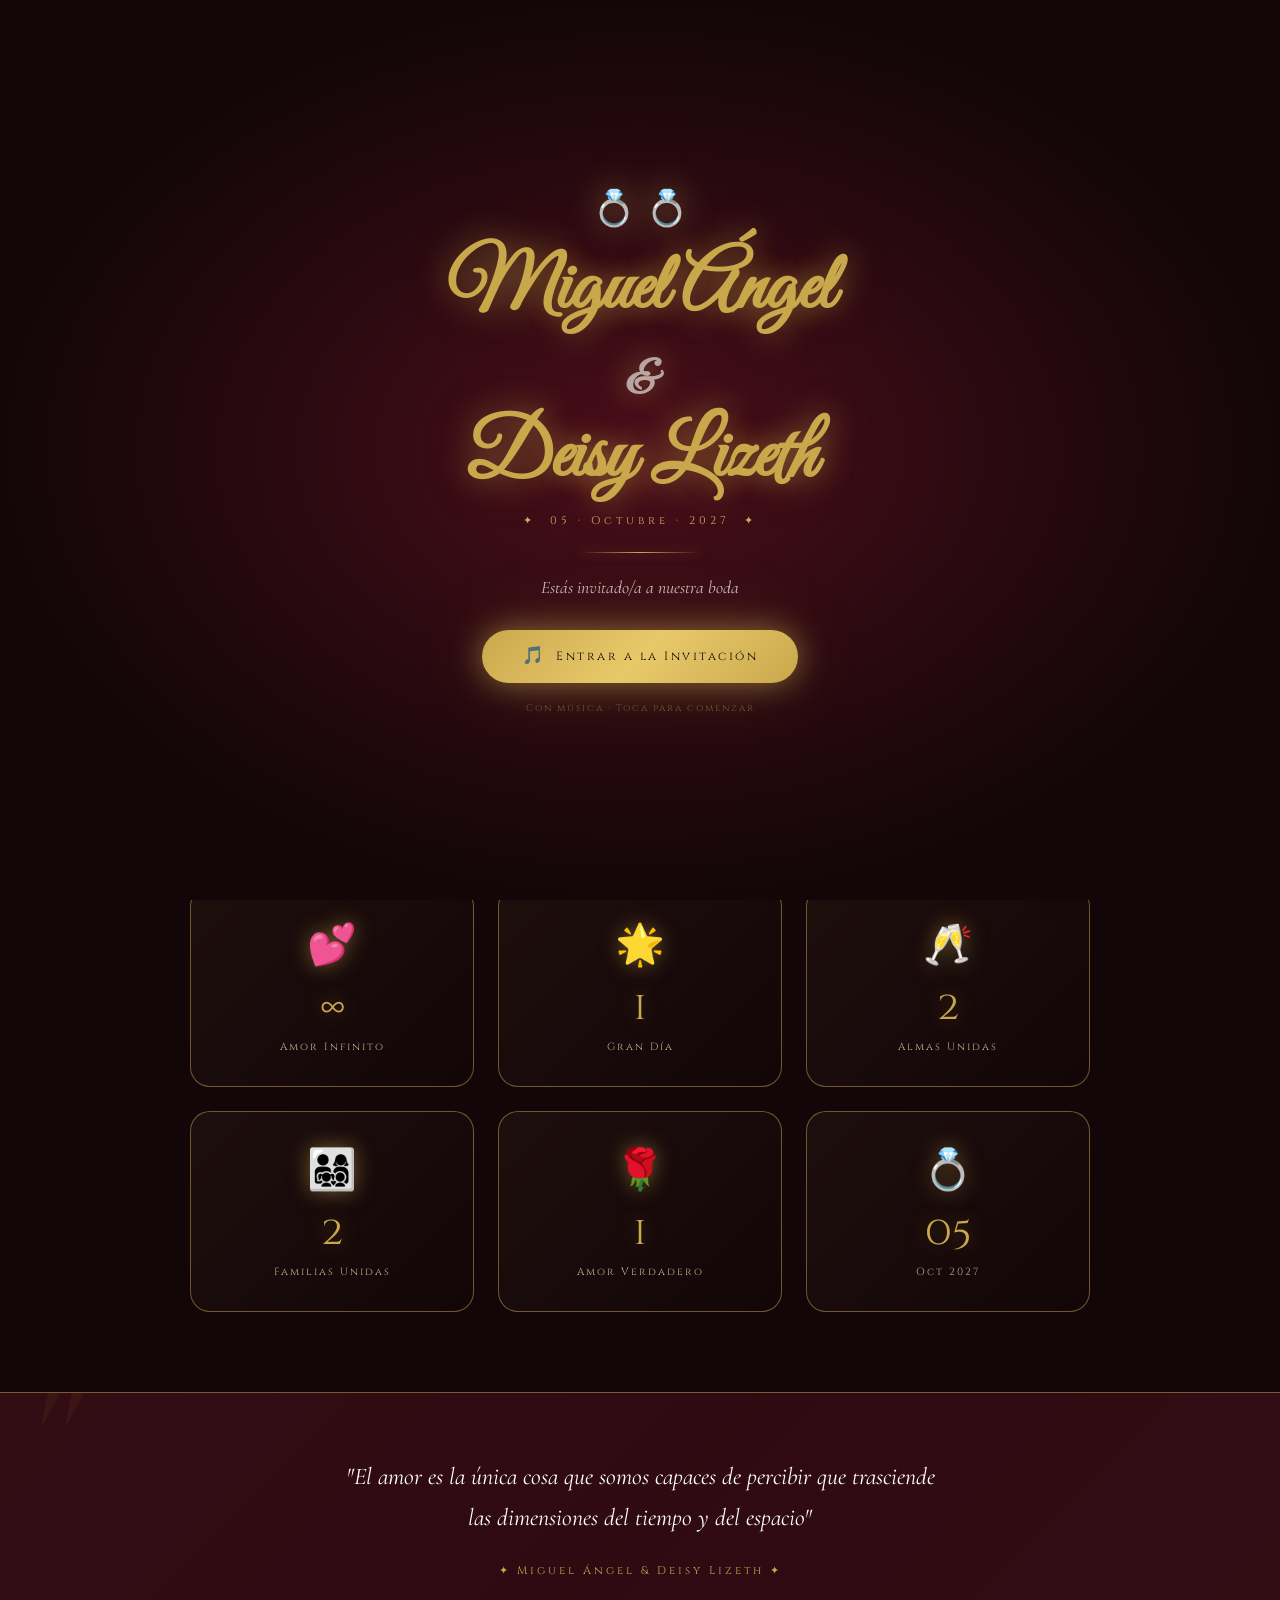
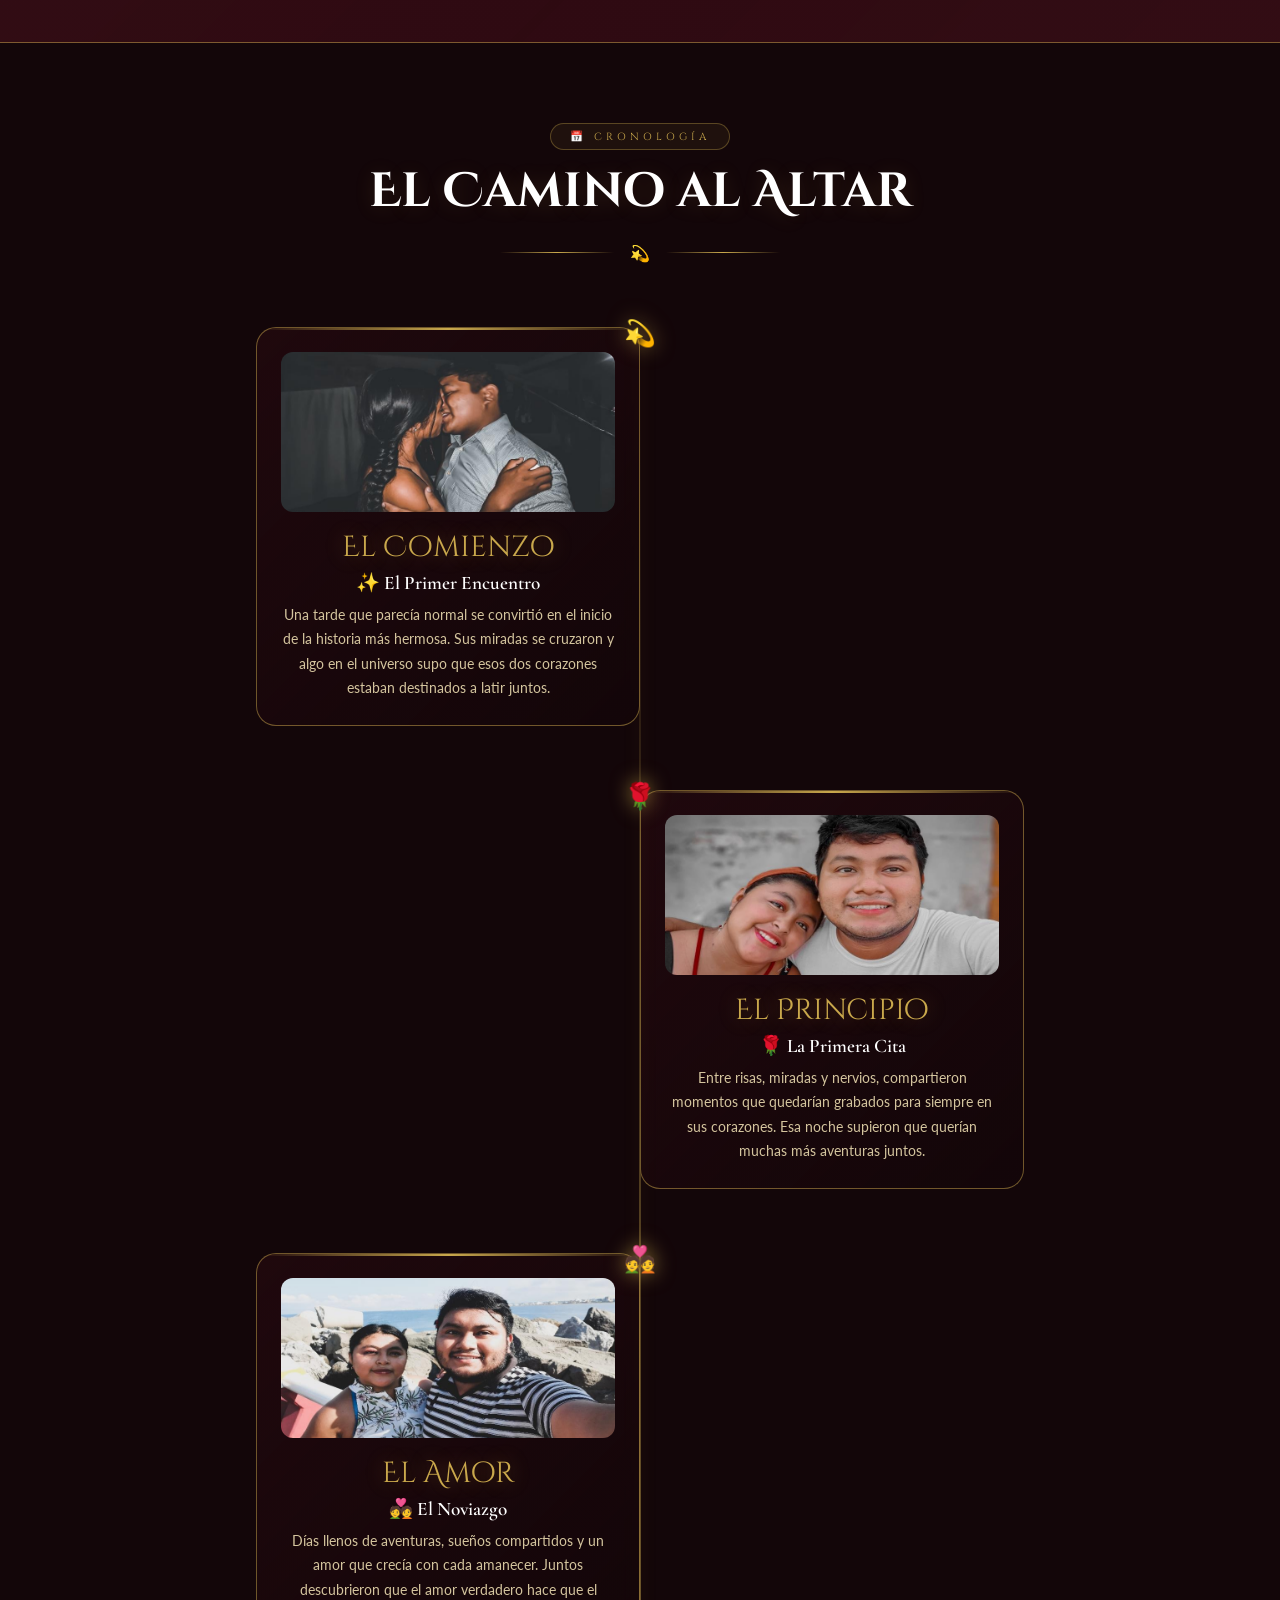
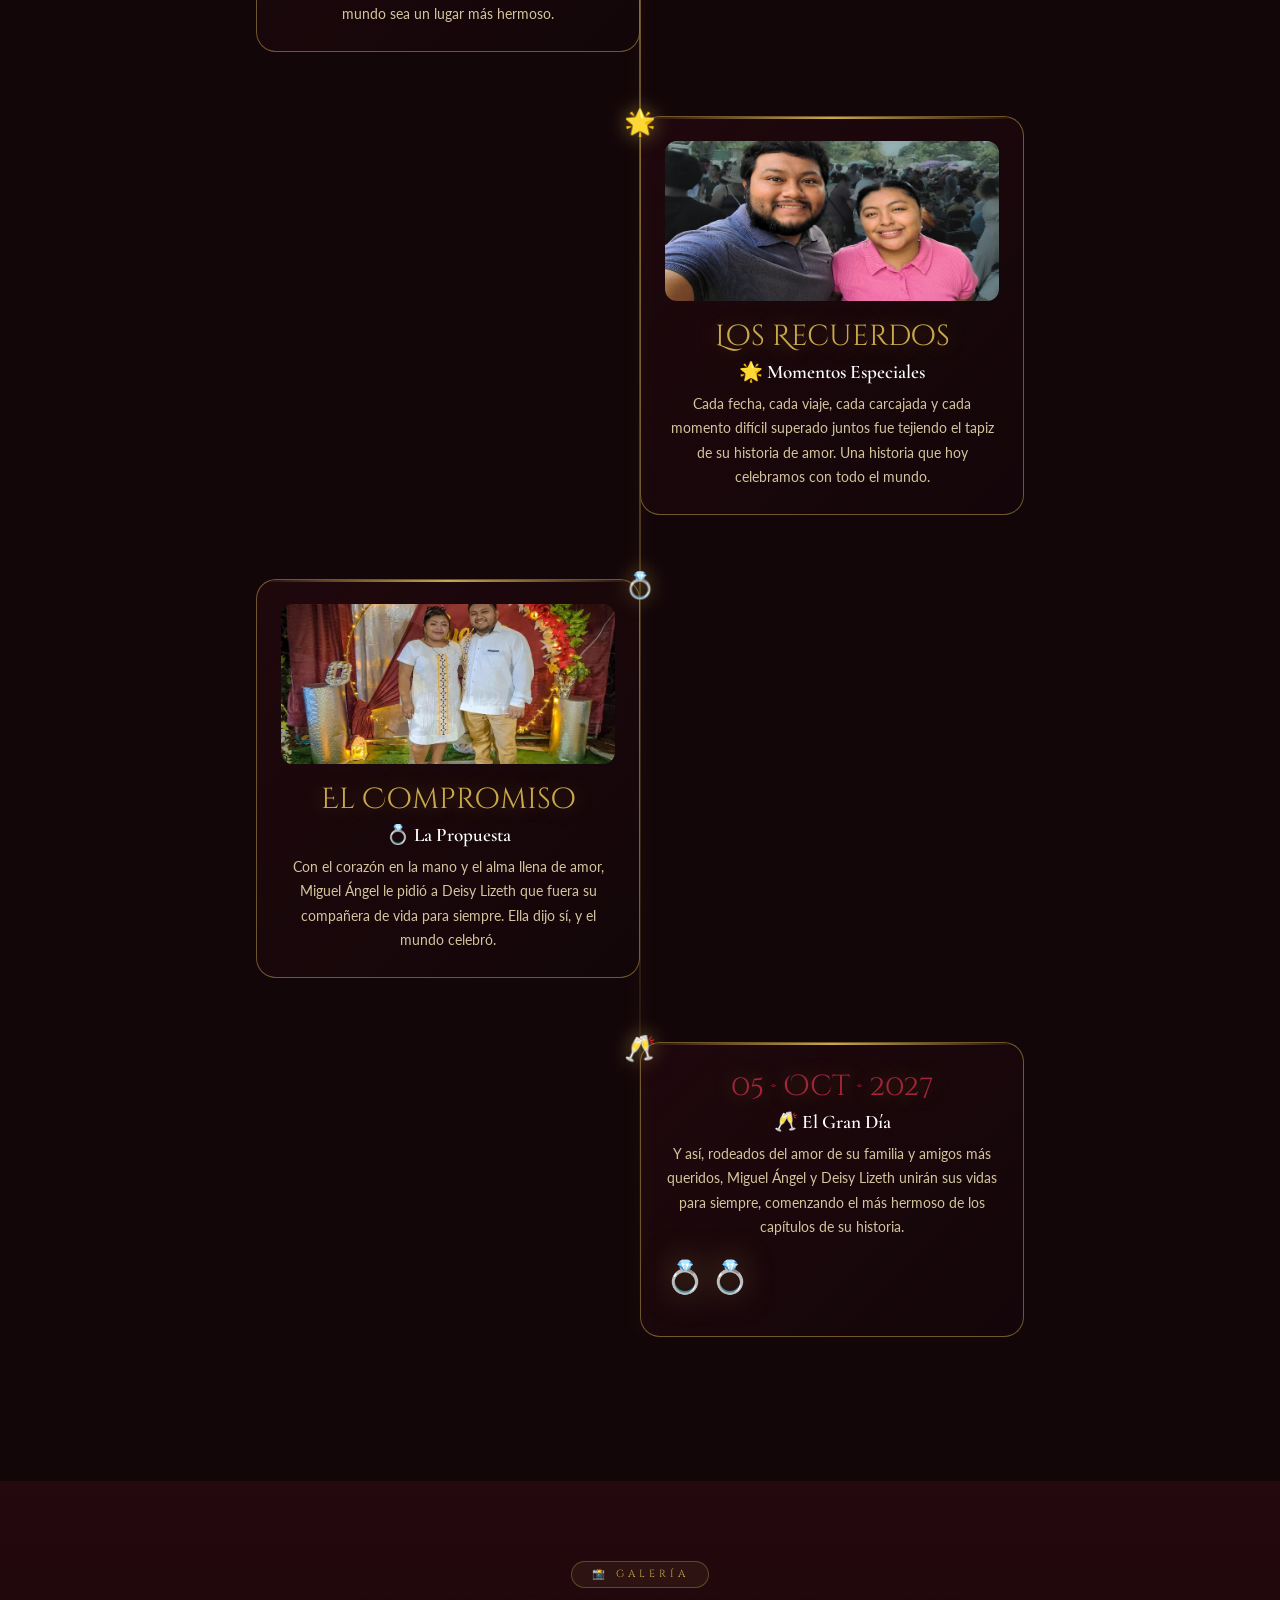
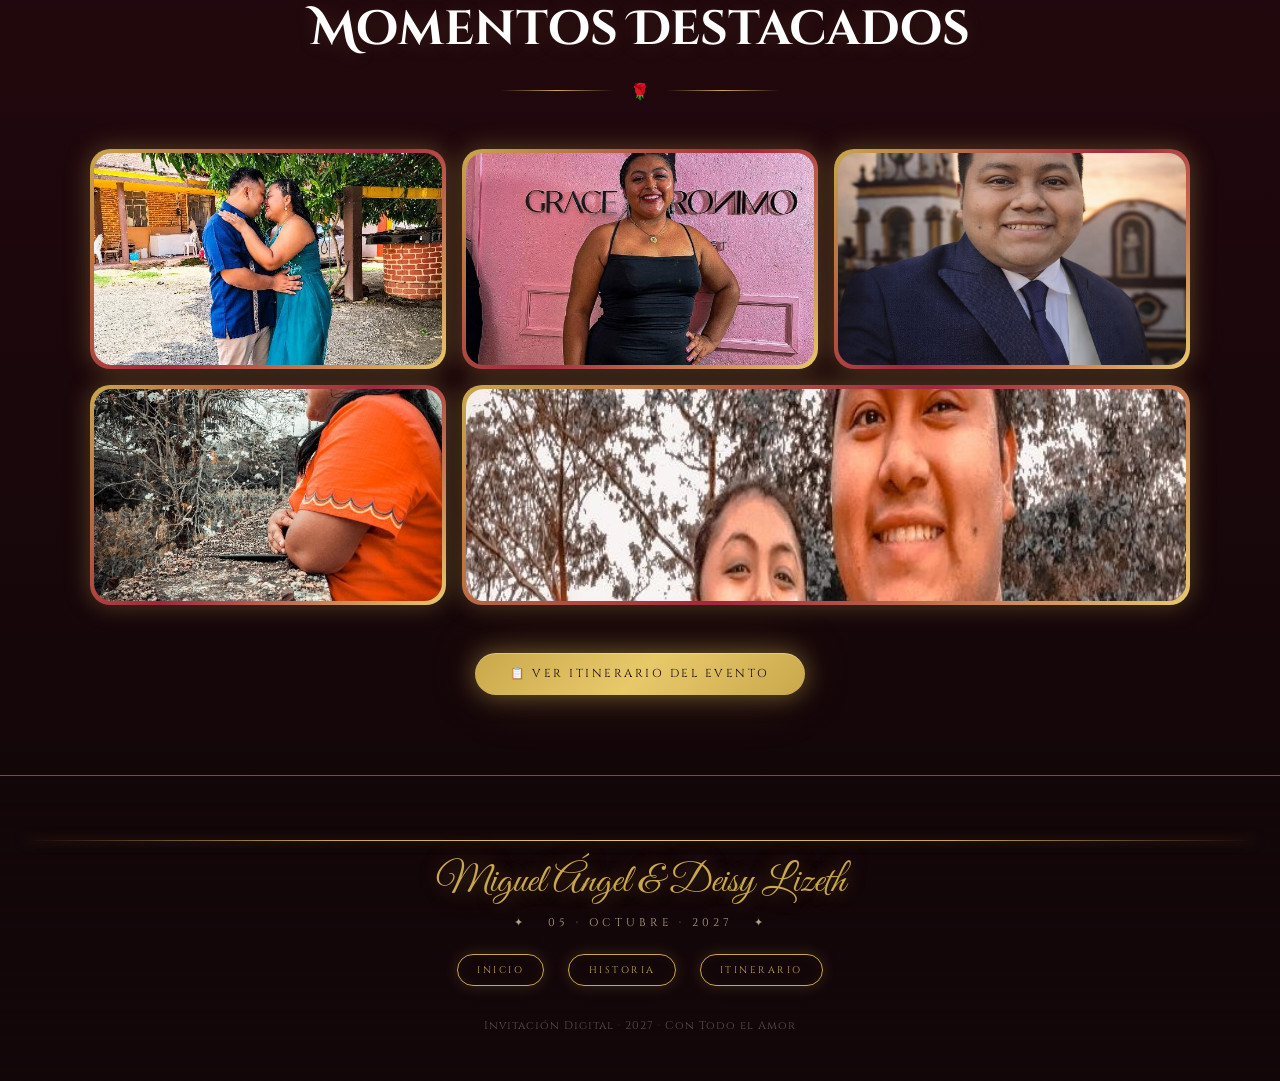
<file: biography.html>
<!DOCTYPE html>
<html lang="es">
<head>
  <meta charset="UTF-8" />
  <meta name="viewport" content="width=device-width, initial-scale=1.0" />
  <title>Nuestra Historia · Miguel Ángel &amp; Deisy Lizeth</title>

  <link rel="preconnect" href="https://fonts.googleapis.com" />
  <link rel="preconnect" href="https://fonts.gstatic.com" crossorigin />

  <link rel="stylesheet" href="css/styles.css" />
  <link rel="stylesheet" href="css/animations.css" />

  <style>
    /* ── Page hero ── */
    .bio-hero {
      min-height: 65vh;
      display: flex;
      align-items: center;
      justify-content: center;
      position: relative;
      overflow: hidden;
    }

    .bio-hero-bg {
      position: absolute;
      inset: 0;
      background: url('assets/fondo-secundario.jpg') center/cover no-repeat;
      filter: brightness(0.45);
      transform: scale(1.05);
      z-index: 0;
    }

    .bio-hero-content {
      position: relative;
      z-index: 2;
      text-align: center;
      padding: 2rem 1.5rem;
    }

    /* ── Timeline ── */
    .timeline {
      position: relative;
      max-width: 800px;
      margin: 4rem auto 0;
      padding: 0 1rem;
    }

    .timeline::before {
      content: '';
      position: absolute;
      left: 50%;
      top: 0; bottom: 0;
      width: 1px;
      background: linear-gradient(180deg, transparent, var(--gold), transparent);
      transform: translateX(-50%);
      box-shadow: 0 0 15px rgba(201,168,76,0.4);
    }

    .timeline-item {
      display: flex;
      align-items: flex-start;
      gap: 2rem;
      margin-bottom: 4rem;
      position: relative;
    }

    .timeline-item:nth-child(odd) {
      flex-direction: row;
      padding-right: 50%;
    }

    .timeline-item:nth-child(even) {
      flex-direction: row-reverse;
      padding-left: 50%;
    }

    .timeline-dot {
      position: absolute;
      left: 50%;
      transform: translateX(-50%);
      width: 18px; height: 18px;
      border-radius: 50%;
      background: var(--gold);
      border: 3px solid var(--dark);
      box-shadow: 0 0 20px rgba(201,168,76,0.6), 0 0 40px rgba(201,168,76,0.2);
      z-index: 10;
      flex-shrink: 0;
    }

    .timeline-dot-icon {
      position: absolute;
      left: 50%;
      transform: translateX(-50%);
      font-size: 1.6rem;
      filter: drop-shadow(0 0 10px rgba(201,168,76,0.7));
      z-index: 10;
      top: -0.6rem;
    }

    .timeline-content {
      flex: 1;
    }

    .timeline-card {
      background: linear-gradient(135deg, rgba(123,28,46,0.12), rgba(19,6,9,0.9));
      border: var(--border-gold);
      border-radius: var(--radius-lg);
      padding: 1.5rem;
      position: relative;
      overflow: hidden;
      transition: all var(--transition);
    }

    .timeline-card::before {
      content: '';
      position: absolute;
      top: 0; left: 0; right: 0;
      height: 2px;
      background: linear-gradient(90deg, transparent, var(--gold), transparent);
    }

    .timeline-card:hover {
      transform: translateY(-4px);
      border-color: var(--gold);
      box-shadow: var(--shadow-gold);
    }

    .timeline-year {
      font-family: var(--font-display);
      font-size: 1.8rem;
      color: var(--gold);
      text-shadow: var(--shadow-gold);
      margin-bottom: 0.25rem;
    }

    .timeline-title {
      font-family: var(--font-heading);
      font-size: 1.2rem;
      color: var(--white);
      margin-bottom: 0.5rem;
      font-weight: 600;
    }

    .timeline-text {
      font-size: 0.9rem;
      color: var(--gold-pale);
      opacity: 0.85;
      line-height: 1.7;
    }

    .timeline-photo {
      width: 100%;
      height: 160px;
      border-radius: var(--radius-md);
      overflow: hidden;
      margin-bottom: 1rem;
    }

    .timeline-photo img {
      width: 100%; height: 100%;
      object-fit: cover;
    }

    @media (max-width: 650px) {
      .timeline::before { left: 22px; }

      .timeline-item,
      .timeline-item:nth-child(odd),
      .timeline-item:nth-child(even) {
        flex-direction: column;
        padding: 0 0 0 50px;
      }

      .timeline-dot,
      .timeline-dot-icon { left: 22px; }
    }

    /* ── Highlights grid ── */
    .highlights-grid {
      display: grid;
      grid-template-columns: repeat(3, 1fr);
      gap: 1.5rem;
      max-width: 900px;
      margin: 3rem auto 0;
    }

    .highlight-card {
      text-align: center;
      padding: 2rem 1.5rem;
      background: linear-gradient(135deg, rgba(201,168,76,0.06), rgba(19,6,9,0.9));
      border: var(--border-gold);
      border-radius: var(--radius-lg);
      transition: all var(--transition);
    }

    .highlight-card:hover {
      transform: translateY(-8px);
      box-shadow: var(--shadow-gold);
      border-color: var(--gold);
    }

    .highlight-icon {
      font-size: 2.5rem;
      display: block;
      margin-bottom: 0.75rem;
      filter: drop-shadow(0 0 10px rgba(201,168,76,0.5));
    }

    .highlight-number {
      font-family: var(--font-display);
      font-size: 2.5rem;
      color: var(--gold);
      text-shadow: var(--shadow-gold);
      display: block;
    }

    .highlight-label {
      font-family: var(--font-accent);
      font-size: 0.65rem;
      letter-spacing: 2px;
      color: var(--gold-pale);
      opacity: 0.75;
    }

    @media (max-width: 640px) {
      .highlights-grid { grid-template-columns: 1fr 1fr; }
      .highlight-card:last-child { grid-column: span 2; }
    }

    @media (max-width: 400px) {
      .highlights-grid { grid-template-columns: 1fr; }
      .highlight-card:last-child { grid-column: span 1; }
    }

    /* ── Quote banner ── */
    .quote-banner {
      background: linear-gradient(135deg, rgba(123,28,46,0.3) 0%, rgba(74,14,26,0.5) 50%, rgba(123,28,46,0.3) 100%);
      border-top: var(--border-gold);
      border-bottom: var(--border-gold);
      padding: 4rem 1.5rem;
      text-align: center;
      position: relative;
      overflow: hidden;
    }

    .quote-banner::before,
    .quote-banner::after {
      content: '"';
      position: absolute;
      font-family: var(--font-script);
      font-size: 15rem;
      color: rgba(201,168,76,0.06);
      line-height: 1;
    }

    .quote-banner::before { top: -2rem; left: 1rem; }
    .quote-banner::after  { bottom: -5rem; right: 1rem; transform: rotate(180deg); }

    .quote-text {
      font-family: var(--font-heading);
      font-size: clamp(1.1rem, 2.5vw, 1.5rem);
      font-style: italic;
      color: var(--white);
      max-width: 680px;
      margin: 0 auto;
      line-height: 1.7;
      position: relative;
      z-index: 1;
    }

    .quote-author {
      font-family: var(--font-accent);
      font-size: 0.7rem;
      letter-spacing: 3px;
      color: var(--gold);
      margin-top: 1.5rem;
      display: block;
    }
  </style>
</head>

<body>

<audio id="bg-audio" loop preload="none">
  <source src="assets/musica-fondo.mp3" type="audio/mpeg" />
</audio>

<div id="music-player">
  <button class="music-btn" id="music-toggle" aria-label="Reproducir música">▶</button>
  <div class="music-info">
    <div class="music-title">🎵 Música de Fondo</div>
    <div class="music-bars">
      <span></span><span></span><span></span><span></span>
    </div>
  </div>
</div>

<!-- NAVBAR -->
<nav class="navbar">
  <a href="index.html" class="nav-logo">M &amp; D</a>
  <ul class="nav-links">
    <li><a href="index.html">Inicio</a></li>
    <li><a href="biography.html" class="active">Nuestra Historia</a></li>
    <li><a href="itinerary.html">Itinerario</a></li>
  </ul>
  <div class="hamburger" id="hamburger">
    <span></span><span></span><span></span>
  </div>
</nav>

<!-- BIO HERO -->
<section class="bio-hero">
  <div class="bio-hero-bg"></div>
  <div class="hero-particles"></div>
  <div class="bio-hero-content">
    <span class="hero-tag">📖 Nuestra Historia</span>
    <span class="hero-names glow-text" style="font-size:clamp(2.5rem,8vw,5.5rem);">Miguel Ángel</span>
    <span class="hero-ampersand">&amp;</span>
    <span class="hero-names glow-text" style="font-size:clamp(2.5rem,8vw,5.5rem);animation-delay:0.15s;">Deisy Lizeth</span>
    <div class="rings-pair" style="font-size:2rem;margin-top:1rem;">
      <span class="animate-heartbeat">💕</span>
    </div>
  </div>
</section>

<!-- HIGHLIGHTS -->
<section style="background:var(--dark);padding:5rem 1.5rem;">
  <div class="container">
    <div class="reveal">
      <div class="section-tag">✨ Momentos Juntos</div>
      <h2 class="section-title">Nuestra Historia en Números</h2>
      <div class="section-divider"><span class="divider-icon">💑</span></div>
    </div>
    <div class="highlights-grid reveal">
      <div class="highlight-card">
        <span class="highlight-icon animate-float">💕</span>
        <span class="highlight-number">∞</span>
        <span class="highlight-label">Amor Infinito</span>
      </div>
      <div class="highlight-card">
        <span class="highlight-icon animate-float" style="animation-delay:0.3s">🌟</span>
        <span class="highlight-number">1</span>
        <span class="highlight-label">Gran Día</span>
      </div>
      <div class="highlight-card">
        <span class="highlight-icon animate-float" style="animation-delay:0.6s">🥂</span>
        <span class="highlight-number">2</span>
        <span class="highlight-label">Almas Unidas</span>
      </div>
      <div class="highlight-card">
        <span class="highlight-icon animate-float" style="animation-delay:0.9s">👨‍👩‍👧‍👦</span>
        <span class="highlight-number">2</span>
        <span class="highlight-label">Familias Unidas</span>
      </div>
      <div class="highlight-card">
        <span class="highlight-icon animate-float" style="animation-delay:1.2s">🌹</span>
        <span class="highlight-number">1</span>
        <span class="highlight-label">Amor Verdadero</span>
      </div>
      <div class="highlight-card">
        <span class="highlight-icon animate-float" style="animation-delay:1.5s">💍</span>
        <span class="highlight-number">05</span>
        <span class="highlight-label">Oct 2027</span>
      </div>
    </div>
  </div>
</section>

<!-- QUOTE BANNER -->
<div class="quote-banner">
  <p class="quote-text reveal">
    "El amor es la única cosa que somos capaces de percibir que trasciende<br>
    las dimensiones del tiempo y del espacio"
  </p>
  <span class="quote-author">✦ Miguel Ángel &amp; Deisy Lizeth ✦</span>
</div>

<!-- TIMELINE -->
<section style="background:var(--dark);padding:5rem 1.5rem;">
  <div class="container">
    <div class="reveal">
      <div class="section-tag">📅 Cronología</div>
      <h2 class="section-title">El Camino al Altar</h2>
      <div class="section-divider"><span class="divider-icon">💫</span></div>
    </div>

    <div class="timeline">

      <!-- 1 - El Primer Encuentro -->
      <div class="timeline-item reveal-left">
        <div class="timeline-dot-icon">💫</div>
        <div class="timeline-content">
          <div class="timeline-card">
            <div class="timeline-photo">
              <img src="assets/momento-1.jpg" data-placeholder="Primer Encuentro" alt="Primer encuentro" />
            </div>
            <div class="timeline-year">El Comienzo</div>
            <div class="timeline-title">✨ El Primer Encuentro</div>
            <p class="timeline-text">
              Una tarde que parecía normal se convirtió en el inicio de la historia más
              hermosa. Sus miradas se cruzaron y algo en el universo supo que esos dos
              corazones estaban destinados a latir juntos.
            </p>
          </div>
        </div>
      </div>

      <!-- 2 - La Primera Cita -->
      <div class="timeline-item reveal-right">
        <div class="timeline-dot-icon">🌹</div>
        <div class="timeline-content">
          <div class="timeline-card">
            <div class="timeline-photo">
              <img src="assets/momento-2.jpg" data-placeholder="Primera Cita" alt="Primera cita" />
            </div>
            <div class="timeline-year">El Principio</div>
            <div class="timeline-title">🌹 La Primera Cita</div>
            <p class="timeline-text">
              Entre risas, miradas y nervios, compartieron momentos que quedarían
              grabados para siempre en sus corazones. Esa noche supieron que querían
              muchas más aventuras juntos.
            </p>
          </div>
        </div>
      </div>

      <!-- 3 - El Noviazgo -->
      <div class="timeline-item reveal-left">
        <div class="timeline-dot-icon">💑</div>
        <div class="timeline-content">
          <div class="timeline-card">
            <div class="timeline-photo">
              <img src="assets/momento-3.jpg" data-placeholder="El Noviazgo" alt="Noviazgo" />
            </div>
            <div class="timeline-year">El Amor</div>
            <div class="timeline-title">💑 El Noviazgo</div>
            <p class="timeline-text">
              Días llenos de aventuras, sueños compartidos y un amor que crecía con cada
              amanecer. Juntos descubrieron que el amor verdadero hace que el mundo
              sea un lugar más hermoso.
            </p>
          </div>
        </div>
      </div>

      <!-- 4 - Momentos Especiales -->
      <div class="timeline-item reveal-right">
        <div class="timeline-dot-icon">🌟</div>
        <div class="timeline-content">
          <div class="timeline-card">
            <div class="timeline-photo">
              <img src="assets/momento-4.jpg" data-placeholder="Momentos Especiales" alt="Momentos especiales" />
            </div>
            <div class="timeline-year">Los Recuerdos</div>
            <div class="timeline-title">🌟 Momentos Especiales</div>
            <p class="timeline-text">
              Cada fecha, cada viaje, cada carcajada y cada momento difícil superado juntos
              fue tejiendo el tapiz de su historia de amor. Una historia que hoy celebramos
              con todo el mundo.
            </p>
          </div>
        </div>
      </div>

      <!-- 5 - El Compromiso -->
      <div class="timeline-item reveal-left">
        <div class="timeline-dot-icon">💍</div>
        <div class="timeline-content">
          <div class="timeline-card">
            <div class="timeline-photo">
              <img src="assets/momento-5.jpg" data-placeholder="El Compromiso" alt="El compromiso" />
            </div>
            <div class="timeline-year">El Compromiso</div>
            <div class="timeline-title">💍 La Propuesta</div>
            <p class="timeline-text">
              Con el corazón en la mano y el alma llena de amor, Miguel Ángel le pidió
              a Deisy Lizeth que fuera su compañera de vida para siempre.
              Ella dijo sí, y el mundo celebró.
            </p>
          </div>
        </div>
      </div>

      <!-- 6 - La Boda -->
      <div class="timeline-item reveal-right">
        <div class="timeline-dot-icon">🥂</div>
        <div class="timeline-content">
          <div class="timeline-card">
            <div class="timeline-year" style="color:var(--wine-light);">05 · Oct · 2027</div>
            <div class="timeline-title">🥂 El Gran Día</div>
            <p class="timeline-text">
              Y así, rodeados del amor de su familia y amigos más queridos, Miguel Ángel
              y Deisy Lizeth unirán sus vidas para siempre, comenzando el más
              hermoso de los capítulos de su historia.
            </p>
            <div style="margin-top:1rem;">
              <div class="rings-pair" style="font-size:2rem;justify-content:flex-start;">
                <span class="animate-heartbeat">💍</span>
                <span class="animate-heartbeat" style="animation-delay:0.3s;">💍</span>
              </div>
            </div>
          </div>
        </div>
      </div>

    </div><!-- /timeline -->
  </div>
</section>

<!-- FOTO GALERÍA NOVIOS -->
<section style="background:linear-gradient(180deg,rgba(74,14,26,0.3) 0%,rgba(19,6,9,1) 100%);padding:5rem 1.5rem;">
  <div class="container">
    <div class="reveal">
      <div class="section-tag">📸 Galería</div>
      <h2 class="section-title">Momentos Destacados</h2>
      <div class="section-divider"><span class="divider-icon">🌹</span></div>
    </div>

    <div class="grid-3 reveal" style="margin-top:3rem;gap:1rem;">
      <div class="photo-frame-rect" style="height:220px;">
        <img src="assets/galeria-1.jpg" data-placeholder="Momento 1" alt="Galería 1" style="height:100%;object-fit:cover;" />
      </div>
      <div class="photo-frame-rect" style="height:220px;">
        <img src="assets/galeria-2.jpg" data-placeholder="Momento 2" alt="Galería 2" style="height:100%;object-fit:cover;" />
      </div>
      <div class="photo-frame-rect" style="height:220px;">
        <img src="assets/galeria-3.jpg" data-placeholder="Momento 3" alt="Galería 3" style="height:100%;object-fit:cover;" />
      </div>
      <div class="photo-frame-rect" style="height:220px;">
        <img src="assets/galeria-4.jpg" data-placeholder="Momento 4" alt="Galería 4" style="height:100%;object-fit:cover;" />
      </div>
      <div class="photo-frame-rect" style="height:220px;grid-column:span 2;">
        <img src="assets/galeria-5.jpg" data-placeholder="Momento Especial" alt="Galería 5" style="height:100%;object-fit:cover;" />
      </div>
    </div>

    <div style="margin-top:3rem;text-align:center;" class="reveal">
      <a href="itinerary.html" class="btn btn-gold animate-pulse-gold">
        📋 Ver Itinerario del Evento
      </a>
    </div>
  </div>
</section>

<!-- FOOTER -->
<footer>
  <div class="glowing-line"></div>
  <div class="footer-names">Miguel Ángel &amp; Deisy Lizeth</div>
  <div class="footer-date">✦ &nbsp; 05 · OCTUBRE · 2027 &nbsp; ✦</div>
  <div style="margin-top:1.5rem;display:flex;justify-content:center;gap:1.5rem;flex-wrap:wrap;">
    <a href="index.html"      class="btn btn-outline" style="font-size:0.6rem;padding:0.55rem 1.2rem;">Inicio</a>
    <a href="biography.html"  class="btn btn-outline" style="font-size:0.6rem;padding:0.55rem 1.2rem;">Historia</a>
    <a href="itinerary.html"  class="btn btn-outline" style="font-size:0.6rem;padding:0.55rem 1.2rem;">Itinerario</a>
  </div>
  <div class="footer-credit">Invitación Digital · 2027 · Con Todo el Amor</div>
</footer>

<script src="js/main.js" defer></script>
</body>
</html>
</file>
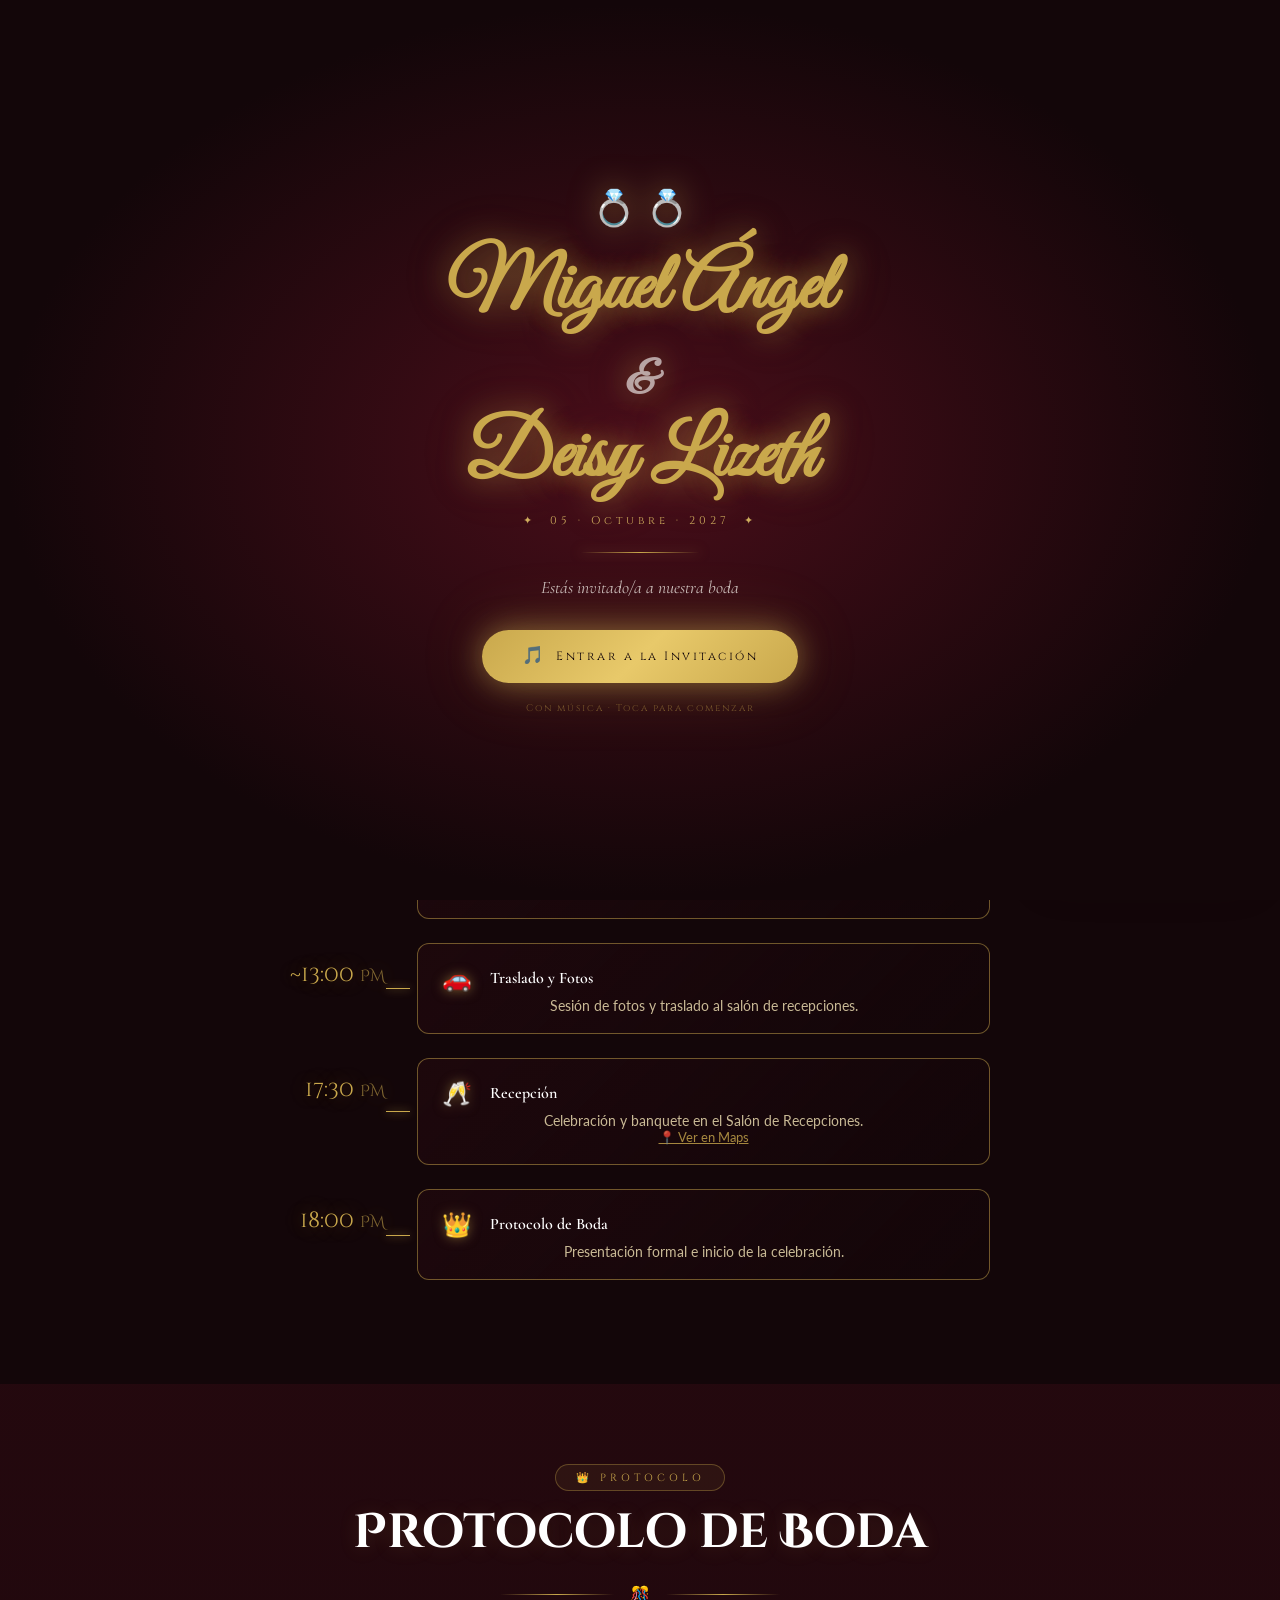
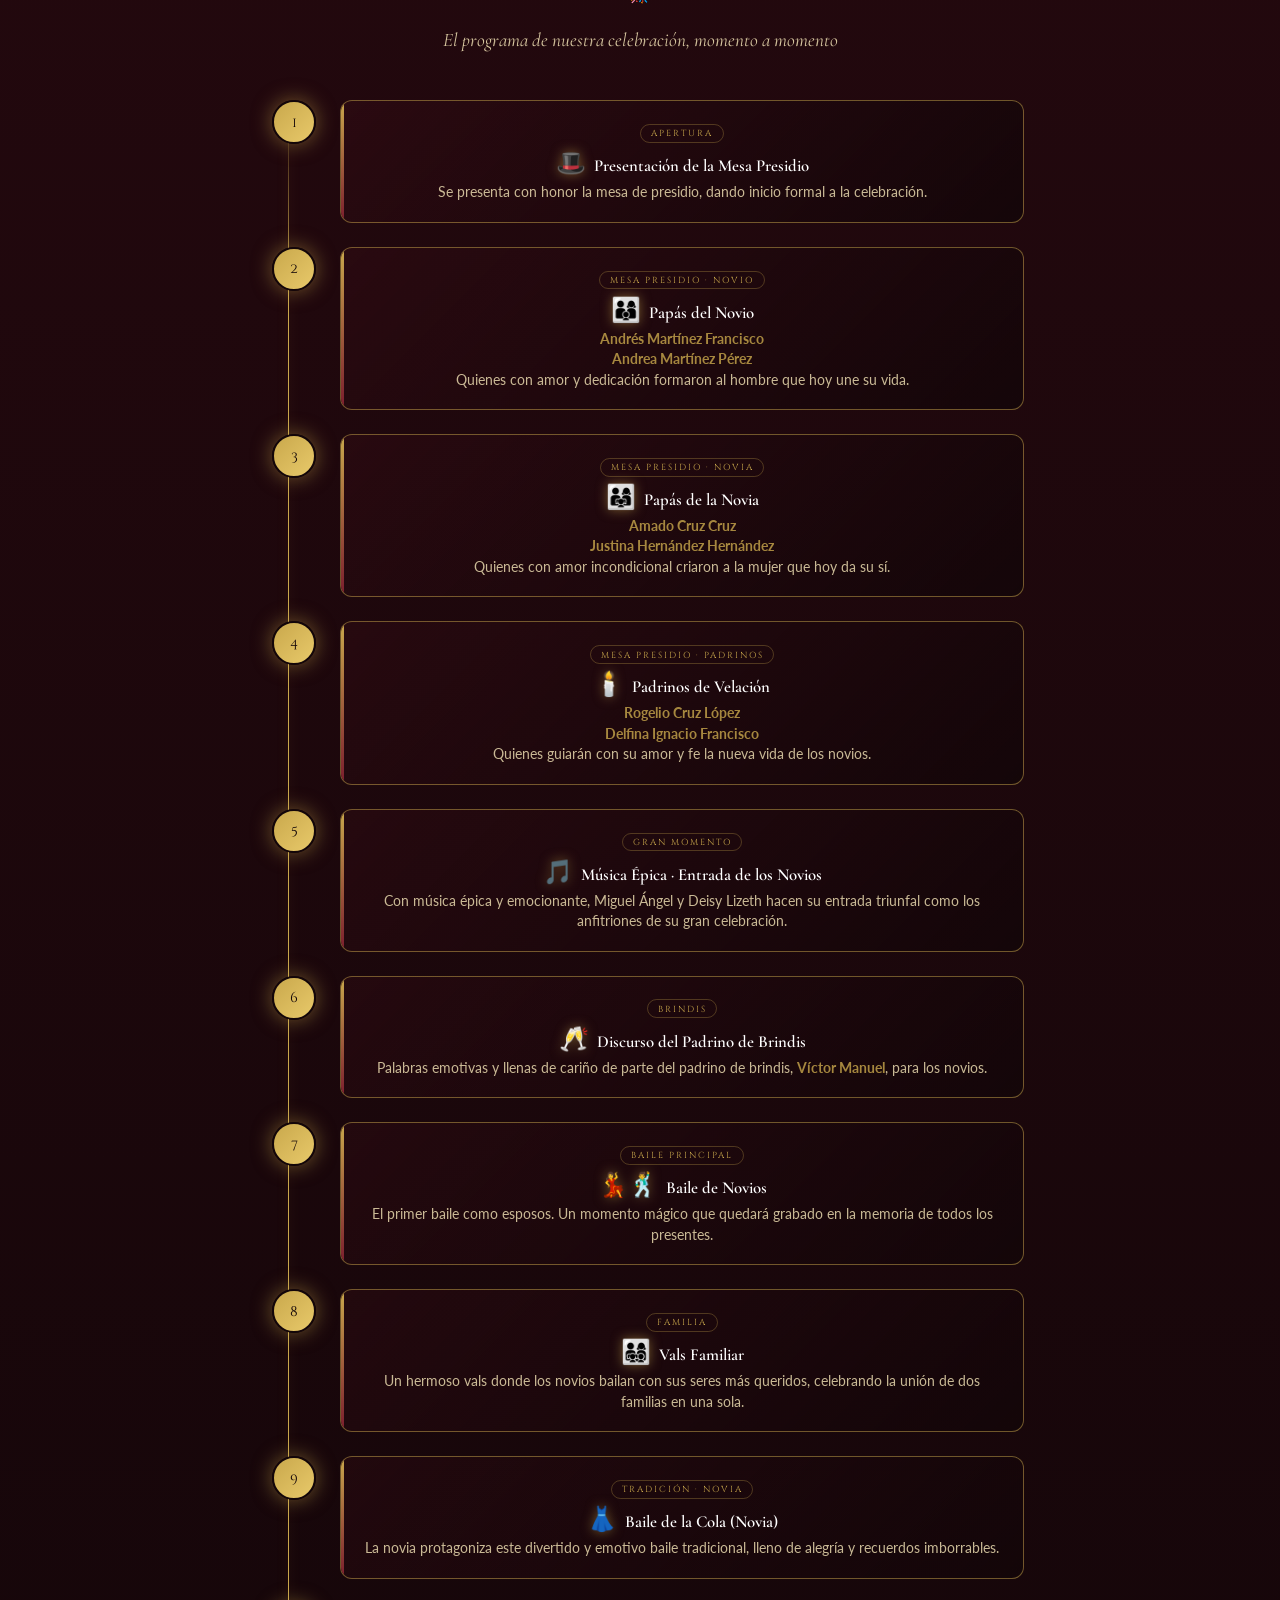
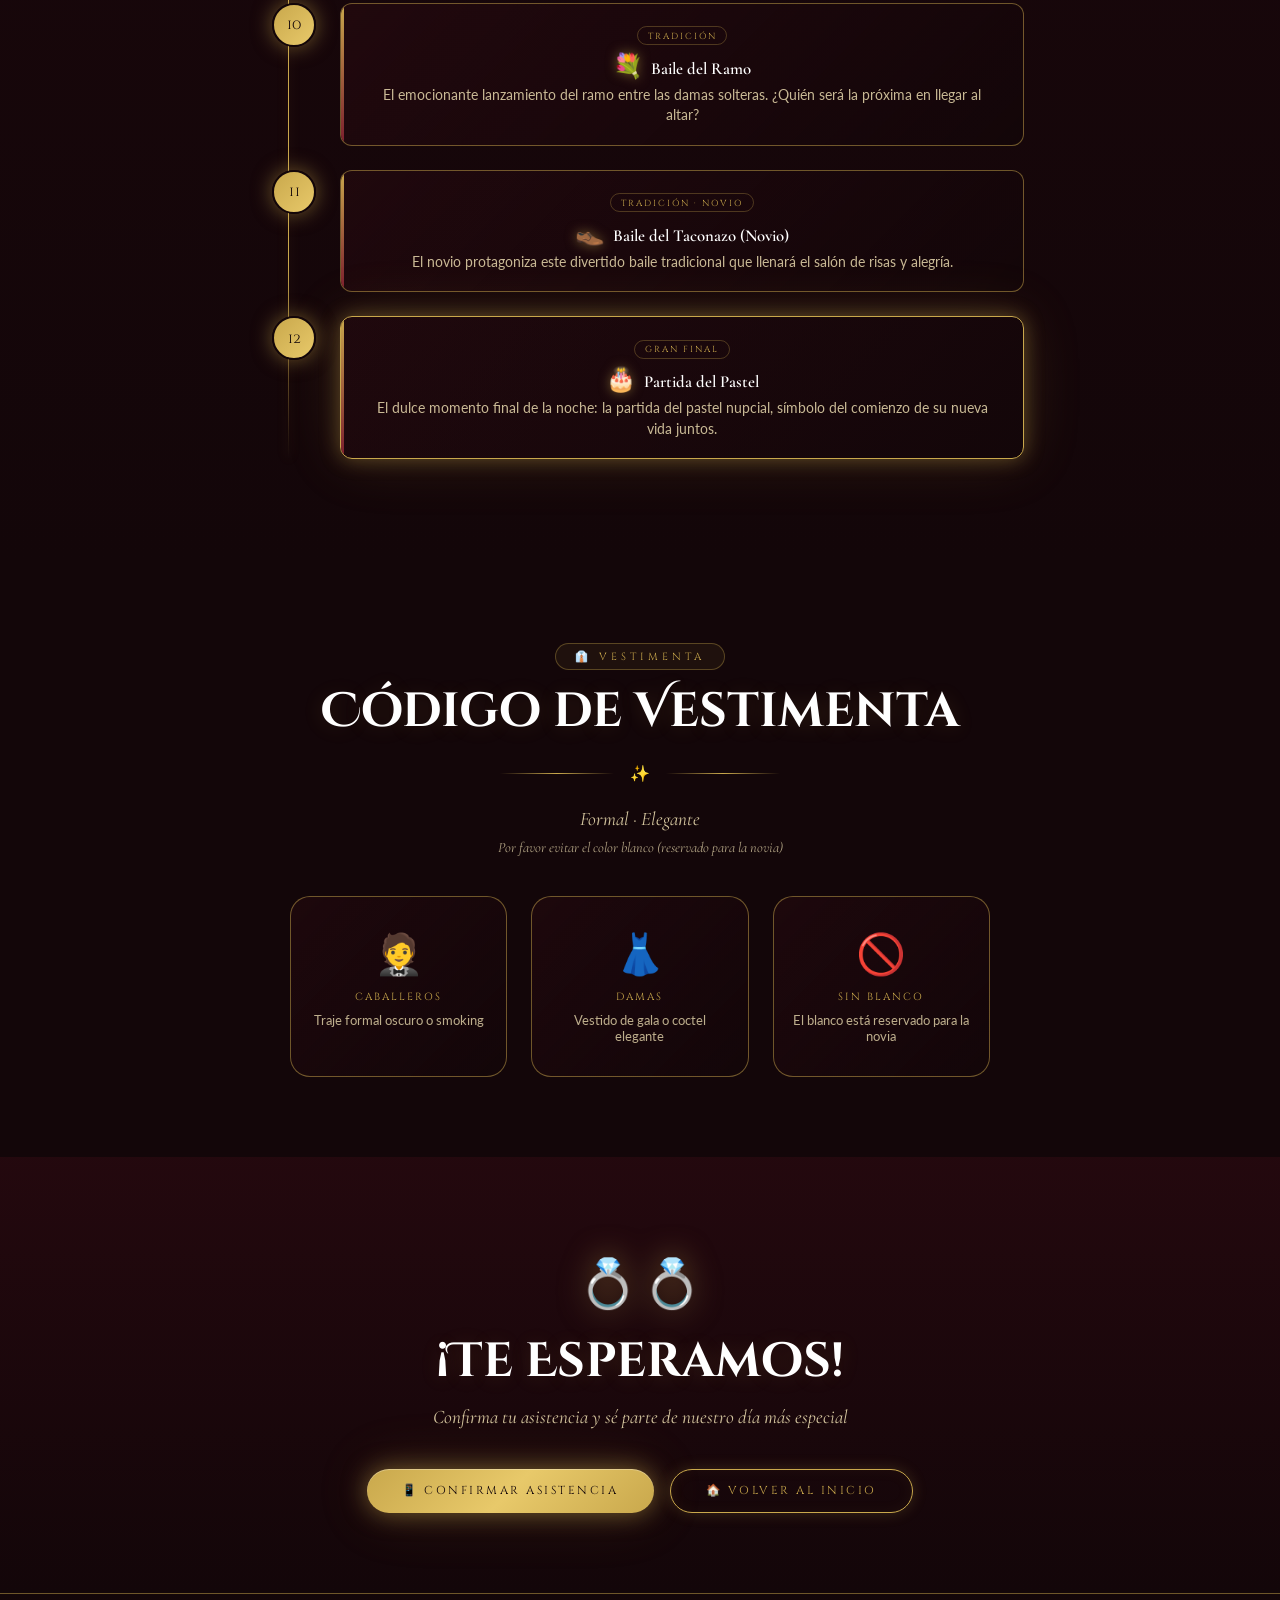
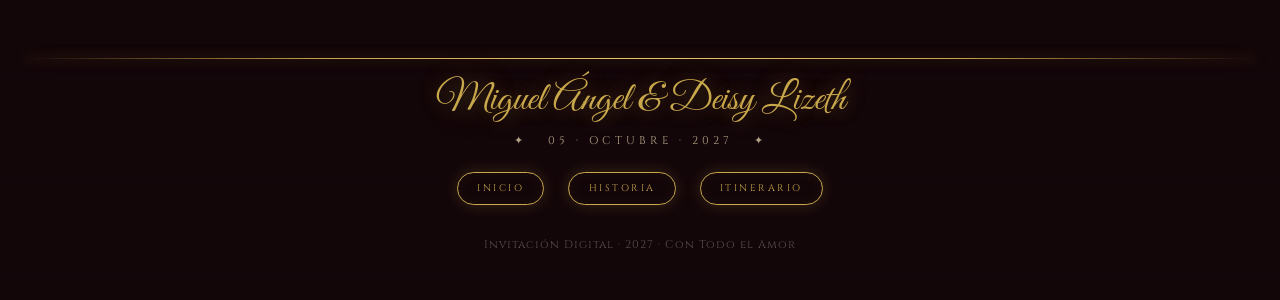
<file: itinerary.html>
<!DOCTYPE html>
<html lang="es">
<head>
  <meta charset="UTF-8" />
  <meta name="viewport" content="width=device-width, initial-scale=1.0" />
  <title>Itinerario · Miguel Ángel &amp; Deisy Lizeth</title>

  <link rel="preconnect" href="https://fonts.googleapis.com" />
  <link rel="preconnect" href="https://fonts.gstatic.com" crossorigin />

  <link rel="stylesheet" href="css/styles.css" />
  <link rel="stylesheet" href="css/animations.css" />

  <style>
    /* ── Itinerary hero ── */
    .itinerary-hero {
      min-height: 55vh;
      display: flex;
      align-items: center;
      justify-content: center;
      position: relative;
      overflow: hidden;
      padding-top: 80px;
    }

    .itinerary-hero-bg {
      position: absolute;
      inset: 0;
      background: url('assets/fondo-tres.jpg') center/cover no-repeat;
      filter: brightness(0.4);
      z-index: 0;
    }

    .itinerary-hero-content {
      position: relative;
      z-index: 2;
      text-align: center;
      padding: 2rem 1.5rem;
    }

    /* ── Protocol steps ── */
    .protocol-list {
      max-width: 800px;
      margin: 0 auto;
      position: relative;
      padding: 0 1rem;
    }

    .protocol-list::before {
      content: '';
      position: absolute;
      left: 3rem;
      top: 0; bottom: 0;
      width: 1px;
      background: linear-gradient(180deg, transparent, var(--gold) 10%, var(--gold) 90%, transparent);
      box-shadow: 0 0 12px rgba(201,168,76,0.3);
    }

    .protocol-item {
      display: flex;
      align-items: flex-start;
      gap: 1.5rem;
      margin-bottom: 1.5rem;
      padding-left: 1rem;
      position: relative;
    }

    .protocol-num {
      position: relative;
      z-index: 2;
      width: 44px; height: 44px;
      border-radius: 50%;
      background: linear-gradient(135deg, var(--gold), var(--gold-light));
      color: var(--dark);
      font-family: var(--font-display);
      font-size: 0.9rem;
      display: flex;
      align-items: center;
      justify-content: center;
      flex-shrink: 0;
      box-shadow: 0 0 20px rgba(201,168,76,0.5);
      border: 2px solid var(--dark);
    }

    .protocol-body {
      flex: 1;
      background: linear-gradient(135deg, rgba(123,28,46,0.1), rgba(19,6,9,0.85));
      border: var(--border-gold);
      border-radius: var(--radius-md);
      padding: 1.2rem 1.5rem;
      transition: all var(--transition);
      position: relative;
      overflow: hidden;
    }

    .protocol-body::before {
      content: '';
      position: absolute;
      top: 0; left: 0;
      width: 3px; height: 100%;
      background: linear-gradient(180deg, var(--gold), var(--wine));
    }

    .protocol-body:hover {
      border-color: var(--gold);
      box-shadow: var(--shadow-gold);
      transform: translateX(4px);
    }

    .protocol-icon {
      font-size: 1.5rem;
      margin-right: 0.5rem;
      filter: drop-shadow(0 0 6px rgba(201,168,76,0.5));
    }

    .protocol-title {
      font-family: var(--font-heading);
      font-size: 1.05rem;
      font-weight: 600;
      color: var(--white);
      margin-bottom: 0.25rem;
    }

    .protocol-desc {
      font-size: 0.85rem;
      color: var(--gold-pale);
      opacity: 0.8;
      line-height: 1.5;
    }

    .protocol-label {
      display: inline-block;
      font-family: var(--font-accent);
      font-size: 0.55rem;
      letter-spacing: 2px;
      color: var(--gold);
      border: 1px solid rgba(201,168,76,0.3);
      border-radius: 50px;
      padding: 0.15rem 0.6rem;
      margin-bottom: 0.4rem;
    }

    /* ── Schedule cards ── */
    .schedule-grid {
      display: grid;
      grid-template-columns: auto 1fr;
      gap: 0 2rem;
      align-items: start;
      max-width: 700px;
      margin: 0 auto;
    }

    .schedule-time {
      font-family: var(--font-display);
      font-size: 1.4rem;
      color: var(--gold);
      text-shadow: var(--shadow-gold);
      text-align: right;
      padding-top: 1rem;
      white-space: nowrap;
    }

    .schedule-card {
      background: linear-gradient(135deg, rgba(123,28,46,0.1), rgba(19,6,9,0.85));
      border: var(--border-gold);
      border-radius: var(--radius-md);
      padding: 1.2rem 1.5rem;
      margin-bottom: 1.5rem;
      transition: all var(--transition);
      position: relative;
    }

    .schedule-card::before {
      content: '';
      position: absolute;
      top: 50%; left: -2rem;
      width: 1.5rem; height: 1px;
      background: var(--gold);
      box-shadow: 0 0 8px var(--gold);
    }

    .schedule-card:hover {
      border-color: var(--gold);
      box-shadow: var(--shadow-gold);
      transform: translateX(5px);
    }

    .schedule-event {
      font-family: var(--font-heading);
      font-size: 1rem;
      color: var(--white);
      font-weight: 600;
    }

    .schedule-note {
      font-size: 0.85rem;
      color: var(--gold-pale);
      opacity: 0.8;
      margin-top: 0.25rem;
    }

    @media (max-width: 560px) {
      .schedule-grid {
        grid-template-columns: 1fr;
      }
      .schedule-card::before { display: none; }
      .schedule-time { text-align: left; padding-top: 0; }

      .protocol-list::before { left: 1.8rem; }
    }

    /* ── Dress code ── */
    .dresscode-grid {
      display: grid;
      grid-template-columns: repeat(3, 1fr);
      gap: 1.5rem;
      max-width: 700px;
      margin: 2.5rem auto 0;
    }

    @media (max-width: 560px) {
      .dresscode-grid { grid-template-columns: 1fr; }
    }

    .dresscode-card {
      text-align: center;
      padding: 2rem 1rem;
      border: var(--border-gold);
      border-radius: var(--radius-lg);
      background: linear-gradient(135deg, rgba(123,28,46,0.1), rgba(19,6,9,0.85));
      transition: all var(--transition);
    }

    .dresscode-card:hover {
      border-color: var(--gold);
      box-shadow: var(--shadow-gold);
      transform: translateY(-5px);
    }

    .dresscode-icon { font-size: 2.5rem; display: block; margin-bottom: 0.75rem; }
    .dresscode-name {
      font-family: var(--font-accent);
      font-size: 0.65rem;
      letter-spacing: 2px;
      color: var(--gold);
      text-transform: uppercase;
    }

    /* ── Section alt backgrounds ── */
    .section-wine {
      background: linear-gradient(180deg, rgba(74,14,26,0.3) 0%, rgba(19,6,9,1) 100%);
    }
  </style>
</head>

<body>

<audio id="bg-audio" loop preload="none">
  <source src="assets/musica-fondo.mp3" type="audio/mpeg" />
</audio>

<div id="music-player">
  <button class="music-btn" id="music-toggle" aria-label="Reproducir música">▶</button>
  <div class="music-info">
    <div class="music-title">🎵 Música de Fondo</div>
    <div class="music-bars">
      <span></span><span></span><span></span><span></span>
    </div>
  </div>
</div>

<!-- NAVBAR -->
<nav class="navbar">
  <a href="index.html" class="nav-logo">M &amp; D</a>
  <ul class="nav-links">
    <li><a href="index.html">Inicio</a></li>
    <li><a href="biography.html">Nuestra Historia</a></li>
    <li><a href="itinerary.html" class="active">Itinerario</a></li>
  </ul>
  <div class="hamburger" id="hamburger">
    <span></span><span></span><span></span>
  </div>
</nav>

<!-- HERO -->
<section class="itinerary-hero">
  <div class="itinerary-hero-bg"></div>
  <div class="hero-particles"></div>
  <div class="itinerary-hero-content">
    <span class="hero-tag">📋 El Gran Día</span>
    <h1 class="hero-names glow-text" style="font-size:clamp(2.5rem,8vw,5rem);display:block;">Itinerario</h1>
    <div class="hero-ampersand">de la Boda</div>
    <span class="hero-date">✦ &nbsp; 05 · Octubre · 2027 &nbsp; ✦</span>
    <div class="rings-pair" style="font-size:2rem;margin-top:1.2rem;">
      <span class="animate-heartbeat">💍</span>
      <span class="animate-heartbeat" style="animation-delay:0.4s;">💍</span>
    </div>
  </div>
</section>

<!-- SCHEDULE — MISA & RECEPCIÓN -->
<section style="background:var(--dark);padding:5rem 1.5rem;">
  <div class="container">
    <div class="reveal">
      <div class="section-tag">⏰ Horarios</div>
      <h2 class="section-title">Programa del Día</h2>
      <div class="section-divider"><span class="divider-icon">🕐</span></div>
    </div>

    <div class="schedule-grid reveal" style="margin-top:3rem;">
      <!-- Misa -->
      <div class="schedule-time animate-glow-text">11:00 <span style="font-size:1rem;opacity:0.6">AM</span></div>
      <div class="schedule-card">
        <div style="display:flex;align-items:center;gap:0.6rem;margin-bottom:0.3rem;">
          <span class="protocol-icon">⛪</span>
          <div class="schedule-event">Santa Misa</div>
        </div>
        <div class="schedule-note">Ceremonia religiosa en la Iglesia Parroquial.<br>
          <a href="https://maps.app.goo.gl/ZSJuksRRpoWQhy7r6" target="_blank" rel="noopener"
             style="color:var(--gold);text-decoration:underline;font-size:0.8rem;">📍 Ver en Maps</a>
        </div>
      </div>

      <!-- Traslado -->
      <div class="schedule-time animate-glow-text" style="animation-delay:0.3s;">~13:00 <span style="font-size:1rem;opacity:0.6">PM</span></div>
      <div class="schedule-card">
        <div style="display:flex;align-items:center;gap:0.6rem;margin-bottom:0.3rem;">
          <span class="protocol-icon">🚗</span>
          <div class="schedule-event">Traslado y Fotos</div>
        </div>
        <div class="schedule-note">Sesión de fotos y traslado al salón de recepciones.</div>
      </div>

      <!-- Recepción -->
      <div class="schedule-time animate-glow-text" style="animation-delay:0.6s;">17:30 <span style="font-size:1rem;opacity:0.6">PM</span></div>
      <div class="schedule-card">
        <div style="display:flex;align-items:center;gap:0.6rem;margin-bottom:0.3rem;">
          <span class="protocol-icon">🥂</span>
          <div class="schedule-event">Recepción</div>
        </div>
        <div class="schedule-note">Celebración y banquete en el Salón de Recepciones.<br>
          <a href="https://maps.app.goo.gl/tKSReS61gs7b3tLh7" target="_blank" rel="noopener"
             style="color:var(--gold);text-decoration:underline;font-size:0.8rem;">📍 Ver en Maps</a>
        </div>
      </div>

      <!-- Protocolo -->
      <div class="schedule-time animate-glow-text" style="animation-delay:0.9s;">18:00 <span style="font-size:1rem;opacity:0.6">PM</span></div>
      <div class="schedule-card">
        <div style="display:flex;align-items:center;gap:0.6rem;margin-bottom:0.3rem;">
          <span class="protocol-icon">👑</span>
          <div class="schedule-event">Protocolo de Boda</div>
        </div>
        <div class="schedule-note">Presentación formal e inicio de la celebración.</div>
      </div>
    </div>
  </div>
</section>

<!-- PROTOCOLO DE BODA -->
<section class="section-wine" style="padding:5rem 1.5rem;">
  <div class="container">
    <div class="reveal">
      <div class="section-tag">👑 Protocolo</div>
      <h2 class="section-title">Protocolo de Boda</h2>
      <div class="section-divider"><span class="divider-icon">🎊</span></div>
      <p class="section-subtitle" style="margin-bottom:3rem;">
        El programa de nuestra celebración, momento a momento
      </p>
    </div>

    <div class="protocol-list">

      <!-- 1 -->
      <div class="protocol-item reveal">
        <div class="protocol-num">1</div>
        <div class="protocol-body">
          <div class="protocol-label">APERTURA</div>
          <div class="protocol-title"><span class="protocol-icon">🎩</span>Presentación de la Mesa Presidio</div>
          <p class="protocol-desc">
            Se presenta con honor la mesa de presidio, dando inicio formal a la celebración.
          </p>
        </div>
      </div>

      <!-- 2 -->
      <div class="protocol-item reveal">
        <div class="protocol-num">2</div>
        <div class="protocol-body">
          <div class="protocol-label">MESA PRESIDIO · NOVIO</div>
          <div class="protocol-title"><span class="protocol-icon">👨‍👩‍👦</span>Papás del Novio</div>
          <p class="protocol-desc">
            <strong style="color:var(--gold);">Andrés Martínez Francisco</strong><br>
            <strong style="color:var(--gold);">Andrea Martínez Pérez</strong><br>
            Quienes con amor y dedicación formaron al hombre que hoy une su vida.
          </p>
        </div>
      </div>

      <!-- 3 -->
      <div class="protocol-item reveal">
        <div class="protocol-num">3</div>
        <div class="protocol-body">
          <div class="protocol-label">MESA PRESIDIO · NOVIA</div>
          <div class="protocol-title"><span class="protocol-icon">👨‍👩‍👧</span>Papás de la Novia</div>
          <p class="protocol-desc">
            <strong style="color:var(--gold);">Amado Cruz Cruz</strong><br>
            <strong style="color:var(--gold);">Justina Hernández Hernández</strong><br>
            Quienes con amor incondicional criaron a la mujer que hoy da su sí.
          </p>
        </div>
      </div>

      <!-- 4 -->
      <div class="protocol-item reveal">
        <div class="protocol-num">4</div>
        <div class="protocol-body">
          <div class="protocol-label">MESA PRESIDIO · PADRINOS</div>
          <div class="protocol-title"><span class="protocol-icon">🕯️</span>Padrinos de Velación</div>
          <p class="protocol-desc">
            <strong style="color:var(--gold);">Rogelio Cruz López</strong><br>
            <strong style="color:var(--gold);">Delfina Ignacio Francisco</strong><br>
            Quienes guiarán con su amor y fe la nueva vida de los novios.
          </p>
        </div>
      </div>

      <!-- 5 -->
      <div class="protocol-item reveal">
        <div class="protocol-num">5</div>
        <div class="protocol-body">
          <div class="protocol-label">GRAN MOMENTO</div>
          <div class="protocol-title"><span class="protocol-icon">🎵</span>Música Épica · Entrada de los Novios</div>
          <p class="protocol-desc">
            Con música épica y emocionante, Miguel Ángel y Deisy Lizeth hacen su
            entrada triunfal como los anfitriones de su gran celebración.
          </p>
        </div>
      </div>

      <!-- 6 -->
      <div class="protocol-item reveal">
        <div class="protocol-num">6</div>
        <div class="protocol-body">
          <div class="protocol-label">BRINDIS</div>
          <div class="protocol-title"><span class="protocol-icon">🥂</span>Discurso del Padrino de Brindis</div>
          <p class="protocol-desc">
            Palabras emotivas y llenas de cariño de parte del padrino de brindis,
            <strong style="color:var(--gold);">Víctor Manuel</strong>, para los novios.
          </p>
        </div>
      </div>

      <!-- 7 -->
      <div class="protocol-item reveal">
        <div class="protocol-num">7</div>
        <div class="protocol-body">
          <div class="protocol-label">BAILE PRINCIPAL</div>
          <div class="protocol-title"><span class="protocol-icon">💃🕺</span>Baile de Novios</div>
          <p class="protocol-desc">
            El primer baile como esposos. Un momento mágico que quedará
            grabado en la memoria de todos los presentes.
          </p>
        </div>
      </div>

      <!-- 8 -->
      <div class="protocol-item reveal">
        <div class="protocol-num">8</div>
        <div class="protocol-body">
          <div class="protocol-label">FAMILIA</div>
          <div class="protocol-title"><span class="protocol-icon">👨‍👩‍👧‍👦</span>Vals Familiar</div>
          <p class="protocol-desc">
            Un hermoso vals donde los novios bailan con sus seres más queridos,
            celebrando la unión de dos familias en una sola.
          </p>
        </div>
      </div>

      <!-- 9 -->
      <div class="protocol-item reveal">
        <div class="protocol-num">9</div>
        <div class="protocol-body">
          <div class="protocol-label">TRADICIÓN · NOVIA</div>
          <div class="protocol-title"><span class="protocol-icon">👗</span>Baile de la Cola (Novia)</div>
          <p class="protocol-desc">
            La novia protagoniza este divertido y emotivo baile tradicional,
            lleno de alegría y recuerdos imborrables.
          </p>
        </div>
      </div>

      <!-- 10 -->
      <div class="protocol-item reveal">
        <div class="protocol-num">10</div>
        <div class="protocol-body">
          <div class="protocol-label">TRADICIÓN</div>
          <div class="protocol-title"><span class="protocol-icon">💐</span>Baile del Ramo</div>
          <p class="protocol-desc">
            El emocionante lanzamiento del ramo entre las damas solteras.
            ¿Quién será la próxima en llegar al altar?
          </p>
        </div>
      </div>

      <!-- 11 -->
      <div class="protocol-item reveal">
        <div class="protocol-num">11</div>
        <div class="protocol-body">
          <div class="protocol-label">TRADICIÓN · NOVIO</div>
          <div class="protocol-title"><span class="protocol-icon">👞</span>Baile del Taconazo (Novio)</div>
          <p class="protocol-desc">
            El novio protagoniza este divertido baile tradicional que llenará
            el salón de risas y alegría.
          </p>
        </div>
      </div>

      <!-- 12 -->
      <div class="protocol-item reveal">
        <div class="protocol-num">12</div>
        <div class="protocol-body" style="border-color:var(--gold);box-shadow:var(--shadow-gold);">
          <div class="protocol-label">GRAN FINAL</div>
          <div class="protocol-title"><span class="protocol-icon">🎂</span>Partida del Pastel</div>
          <p class="protocol-desc">
            El dulce momento final de la noche: la partida del pastel nupcial,
            símbolo del comienzo de su nueva vida juntos.
          </p>
        </div>
      </div>

    </div><!-- /protocol-list -->
  </div>
</section>

<!-- DRESS CODE -->
<section style="background:var(--dark);padding:5rem 1.5rem;">
  <div class="container container-sm">
    <div class="reveal">
      <div class="section-tag">👔 Vestimenta</div>
      <h2 class="section-title">Código de Vestimenta</h2>
      <div class="section-divider"><span class="divider-icon">✨</span></div>
      <p class="section-subtitle" style="margin-bottom:0.5rem;">
        Formal · Elegante
      </p>
      <p style="font-family:var(--font-heading);font-style:italic;color:var(--gold-pale);opacity:0.7;margin-bottom:2rem;font-size:0.9rem;">
        Por favor evitar el color blanco (reservado para la novia)
      </p>
    </div>
    <div class="dresscode-grid reveal">
      <div class="dresscode-card">
        <span class="dresscode-icon animate-float">🤵</span>
        <div class="dresscode-name">Caballeros</div>
        <p style="font-size:0.8rem;color:var(--gold-pale);opacity:0.75;margin-top:0.5rem;">Traje formal oscuro o smoking</p>
      </div>
      <div class="dresscode-card">
        <span class="dresscode-icon animate-float" style="animation-delay:0.3s;">👗</span>
        <div class="dresscode-name">Damas</div>
        <p style="font-size:0.8rem;color:var(--gold-pale);opacity:0.75;margin-top:0.5rem;">Vestido de gala o coctel elegante</p>
      </div>
      <div class="dresscode-card">
        <span class="dresscode-icon animate-float" style="animation-delay:0.6s;">🚫</span>
        <div class="dresscode-name">Sin Blanco</div>
        <p style="font-size:0.8rem;color:var(--gold-pale);opacity:0.75;margin-top:0.5rem;">El blanco está reservado para la novia</p>
      </div>
    </div>
  </div>
</section>

<!-- CTA CONFIRMAR -->
<section style="background:linear-gradient(180deg,rgba(74,14,26,0.3)0%,rgba(19,6,9,1)100%);padding:5rem 1.5rem;text-align:center;">
  <div class="container container-sm">
    <div class="reveal">
      <div class="rings-pair" style="font-size:3rem;margin-bottom:1.5rem;">
        <span class="animate-heartbeat">💍</span>
        <span class="animate-heartbeat" style="animation-delay:0.4s;">💍</span>
      </div>
      <h2 class="section-title">¡Te Esperamos!</h2>
      <p class="section-subtitle" style="margin-bottom:2.5rem;">
        Confirma tu asistencia y sé parte de nuestro día más especial
      </p>
      <div style="display:flex;gap:1rem;justify-content:center;flex-wrap:wrap;">
        <a href="https://wa.me/521XXXXXXXXXX?text=Confirmo+mi+asistencia+a+la+boda+de+Miguel+%C3%81ngel+y+Deisy+Lizeth+%F0%9F%92%8D"
           target="_blank"
           rel="noopener"
           class="btn btn-gold animate-pulse-gold">
          📱 Confirmar Asistencia
        </a>
        <a href="index.html" class="btn btn-outline">🏠 Volver al Inicio</a>
      </div>
    </div>
  </div>
</section>

<!-- FOOTER -->
<footer>
  <div class="glowing-line"></div>
  <div class="footer-names">Miguel Ángel &amp; Deisy Lizeth</div>
  <div class="footer-date">✦ &nbsp; 05 · OCTUBRE · 2027 &nbsp; ✦</div>
  <div style="margin-top:1.5rem;display:flex;justify-content:center;gap:1.5rem;flex-wrap:wrap;">
    <a href="index.html"      class="btn btn-outline" style="font-size:0.6rem;padding:0.55rem 1.2rem;">Inicio</a>
    <a href="biography.html"  class="btn btn-outline" style="font-size:0.6rem;padding:0.55rem 1.2rem;">Historia</a>
    <a href="itinerary.html"  class="btn btn-outline" style="font-size:0.6rem;padding:0.55rem 1.2rem;">Itinerario</a>
  </div>
  <div class="footer-credit">Invitación Digital · 2027 · Con Todo el Amor</div>
</footer>

<script src="js/main.js" defer></script>
</body>
</html>
</file>
<file: css/styles.css>
/* ============================================
   WEDDING INVITATION - MIGUEL ÁNGEL & DEISY LIZETH
   STYLES.CSS - Core Styles
   ============================================ */

@import url('https://fonts.googleapis.com/css2?family=Cormorant+Garamond:ital,wght@0,300;0,400;0,600;0,700;1,300;1,400;1,600&family=Cinzel+Decorative:wght@400;700;900&family=Great+Vibes&family=Cinzel:wght@400;500;600&family=Lato:wght@300;400;700&display=swap');

/* ── CSS Variables ── */
:root {
  --wine:        #7B1C2E;
  --wine-deep:   #4A0E1A;
  --wine-light:  #A3253D;
  --gold:        #C9A84C;
  --gold-light:  #E8C96A;
  --gold-pale:   #F5E6B8;
  --gold-glow:   rgba(201,168,76,0.55);
  --white:       #FFFFFF;
  --cream:       #FAF6F0;
  --dark:        #130609;
  --wine-glass:  rgba(123,28,46,0.18);
  --gold-glass:  rgba(201,168,76,0.12);

  --font-display: 'Cinzel Decorative', serif;
  --font-heading: 'Cormorant Garamond', serif;
  --font-script:  'Great Vibes', cursive;
  --font-accent:  'Cinzel', serif;
  --font-body:    'Lato', sans-serif;

  --shadow-gold: 0 0 20px rgba(201,168,76,0.4), 0 0 60px rgba(201,168,76,0.15);
  --shadow-wine: 0 0 20px rgba(123,28,46,0.5);
  --border-gold: 1px solid rgba(201,168,76,0.5);
  --radius-lg: 20px;
  --radius-md: 12px;
  --radius-sm: 8px;
  --transition: 0.4s cubic-bezier(0.25, 0.8, 0.25, 1);
}

/* ── Reset & Base ── */
*, *::before, *::after { box-sizing: border-box; margin: 0; padding: 0; }

html { scroll-behavior: smooth; font-size: 16px; }

body {
  font-family: var(--font-body);
  background: var(--dark);
  color: var(--cream);
  overflow-x: hidden;
  min-height: 100vh;
}

/* Scrollbar */
::-webkit-scrollbar { width: 6px; }
::-webkit-scrollbar-track { background: var(--wine-deep); }
::-webkit-scrollbar-thumb { background: var(--gold); border-radius: 3px; }

/* ── Navigation ── */
nav.navbar {
  position: fixed;
  top: 0; left: 0; right: 0;
  z-index: 1000;
  display: flex;
  justify-content: space-between;
  align-items: center;
  padding: 1rem 2rem;
  background: linear-gradient(180deg, rgba(19,6,9,0.97) 0%, rgba(19,6,9,0.0) 100%);
  backdrop-filter: blur(12px);
  border-bottom: 1px solid rgba(201,168,76,0.15);
  transition: var(--transition);
}

nav.navbar.scrolled {
  background: rgba(19,6,9,0.97);
  border-bottom: var(--border-gold);
  box-shadow: 0 4px 30px rgba(0,0,0,0.5);
}

.nav-logo {
  font-family: var(--font-script);
  font-size: 1.8rem;
  color: var(--gold-light);
  text-shadow: var(--shadow-gold);
  text-decoration: none;
  letter-spacing: 2px;
}

.nav-links {
  display: flex;
  gap: 2rem;
  list-style: none;
}

.nav-links a {
  font-family: var(--font-accent);
  font-size: 0.72rem;
  letter-spacing: 2.5px;
  text-transform: uppercase;
  color: var(--cream);
  text-decoration: none;
  position: relative;
  padding-bottom: 4px;
  transition: color var(--transition);
}

.nav-links a::after {
  content: '';
  position: absolute;
  bottom: 0; left: 0;
  width: 0; height: 1px;
  background: var(--gold);
  transition: width var(--transition);
  box-shadow: var(--shadow-gold);
}

.nav-links a:hover { color: var(--gold-light); }
.nav-links a:hover::after, .nav-links a.active::after { width: 100%; }
.nav-links a.active { color: var(--gold); }

.hamburger {
  display: none;
  flex-direction: column;
  gap: 5px;
  cursor: pointer;
  padding: 4px;
}

.hamburger span {
  display: block;
  width: 26px; height: 2px;
  background: var(--gold);
  border-radius: 2px;
  transition: var(--transition);
  box-shadow: 0 0 6px var(--gold);
}

/* ── Buttons ── */
.btn {
  display: inline-flex;
  align-items: center;
  gap: 0.5rem;
  padding: 0.85rem 2.2rem;
  font-family: var(--font-accent);
  font-size: 0.72rem;
  letter-spacing: 2.5px;
  text-transform: uppercase;
  border: none;
  border-radius: 50px;
  cursor: pointer;
  text-decoration: none;
  transition: all var(--transition);
  position: relative;
  overflow: hidden;
}

.btn::before {
  content: '';
  position: absolute;
  inset: 0;
  background: rgba(255,255,255,0.1);
  transform: translateX(-100%);
  transition: transform 0.5s ease;
}

.btn:hover::before { transform: translateX(0); }

.btn-gold {
  background: linear-gradient(135deg, var(--gold) 0%, var(--gold-light) 50%, var(--gold) 100%);
  color: var(--dark);
  box-shadow: 0 0 25px rgba(201,168,76,0.5), 0 0 60px rgba(201,168,76,0.15), inset 0 1px 0 rgba(255,255,255,0.3);
}

.btn-gold:hover {
  transform: translateY(-3px);
  box-shadow: 0 0 40px rgba(201,168,76,0.7), 0 0 80px rgba(201,168,76,0.25), inset 0 1px 0 rgba(255,255,255,0.4);
}

.btn-outline {
  background: transparent;
  color: var(--gold);
  border: 1.5px solid var(--gold);
  box-shadow: 0 0 15px rgba(201,168,76,0.2), inset 0 0 15px rgba(201,168,76,0.05);
}

.btn-outline:hover {
  background: rgba(201,168,76,0.1);
  box-shadow: 0 0 30px rgba(201,168,76,0.4), inset 0 0 20px rgba(201,168,76,0.1);
  transform: translateY(-3px);
}

.btn-wine {
  background: linear-gradient(135deg, var(--wine) 0%, var(--wine-light) 100%);
  color: var(--gold-pale);
  box-shadow: 0 0 20px rgba(123,28,46,0.4);
}

.btn-wine:hover {
  transform: translateY(-3px);
  box-shadow: 0 0 35px rgba(123,28,46,0.6);
}

/* ── Section Headers ── */
.section-tag {
  display: inline-block;
  font-family: var(--font-accent);
  font-size: 0.65rem;
  letter-spacing: 4px;
  text-transform: uppercase;
  color: var(--gold);
  margin-bottom: 1rem;
  padding: 0.35rem 1.2rem;
  border: 1px solid rgba(201,168,76,0.35);
  border-radius: 50px;
  background: rgba(201,168,76,0.07);
}

.section-title {
  font-family: var(--font-display);
  font-size: clamp(1.8rem, 4vw, 3rem);
  color: var(--white);
  line-height: 1.1;
  margin-bottom: 1rem;
  text-shadow: 0 2px 20px rgba(201,168,76,0.15);
}

.section-subtitle {
  font-family: var(--font-heading);
  font-size: clamp(1rem, 2vw, 1.2rem);
  color: var(--gold-pale);
  font-style: italic;
  opacity: 0.85;
}

.section-divider {
  display: flex;
  align-items: center;
  gap: 1rem;
  margin: 1.5rem auto;
  max-width: 280px;
}

.section-divider::before,
.section-divider::after {
  content: '';
  flex: 1;
  height: 1px;
  background: linear-gradient(90deg, transparent, var(--gold), transparent);
}

.section-divider .divider-icon {
  color: var(--gold);
  font-size: 1rem;
}

/* ── Cards ── */
.card {
  background: linear-gradient(135deg, rgba(123,28,46,0.12) 0%, rgba(19,6,9,0.8) 100%);
  border: var(--border-gold);
  border-radius: var(--radius-lg);
  padding: 2rem;
  backdrop-filter: blur(20px);
  transition: all var(--transition);
  position: relative;
  overflow: hidden;
}

.card::before {
  content: '';
  position: absolute;
  top: 0; left: 0; right: 0;
  height: 2px;
  background: linear-gradient(90deg, transparent, var(--gold), transparent);
}

.card:hover {
  transform: translateY(-6px);
  border-color: var(--gold);
  box-shadow: var(--shadow-gold), 0 20px 60px rgba(0,0,0,0.4);
}

/* ── Photo Frame ── */
.photo-frame {
  position: relative;
  display: inline-block;
  border-radius: 50%;
  padding: 5px;
  background: linear-gradient(135deg, var(--gold), var(--wine), var(--gold-light));
  box-shadow: 0 0 30px rgba(201,168,76,0.4), 0 0 60px rgba(201,168,76,0.15);
  transition: all var(--transition);
}

.photo-frame:hover {
  box-shadow: 0 0 50px rgba(201,168,76,0.6), 0 0 100px rgba(201,168,76,0.25);
  transform: scale(1.03);
}

.photo-frame img {
  width: 100%;
  height: 100%;
  object-fit: cover;
  border-radius: 50%;
  display: block;
  border: 3px solid var(--dark);
}

.photo-frame-rect {
  position: relative;
  border-radius: var(--radius-lg);
  padding: 4px;
  background: linear-gradient(135deg, var(--gold), var(--wine-light), var(--gold-light));
  box-shadow: 0 0 25px rgba(201,168,76,0.35);
  transition: all var(--transition);
}

.photo-frame-rect:hover {
  box-shadow: 0 0 45px rgba(201,168,76,0.55);
  transform: translateY(-5px);
}

.photo-frame-rect img {
  width: 100%;
  height: 100%;
  object-fit: cover;
  border-radius: calc(var(--radius-lg) - 2px);
  display: block;
}

/* ── Photo Placeholder ── */
.photo-placeholder {
  background: linear-gradient(135deg, var(--wine-deep) 0%, rgba(123,28,46,0.4) 100%);
  display: flex;
  flex-direction: column;
  align-items: center;
  justify-content: center;
  gap: 0.5rem;
  color: var(--gold);
  font-family: var(--font-accent);
  font-size: 0.65rem;
  letter-spacing: 2px;
  text-align: center;
  border: 1px dashed rgba(201,168,76,0.3);
}

/* ── Music Player ── */
#music-player {
  position: fixed;
  bottom: 1.5rem;
  right: 1.5rem;
  z-index: 900;
  display: flex;
  align-items: center;
  gap: 0.75rem;
  background: linear-gradient(135deg, rgba(19,6,9,0.95) 0%, rgba(74,14,26,0.95) 100%);
  border: var(--border-gold);
  border-radius: 50px;
  padding: 0.6rem 1.2rem 0.6rem 0.6rem;
  backdrop-filter: blur(20px);
  box-shadow: 0 0 30px rgba(201,168,76,0.2), 0 8px 32px rgba(0,0,0,0.5);
  transition: all var(--transition);
}

#music-player:hover {
  box-shadow: 0 0 40px rgba(201,168,76,0.35), 0 8px 40px rgba(0,0,0,0.6);
}

.music-btn {
  width: 42px; height: 42px;
  border-radius: 50%;
  border: none;
  background: linear-gradient(135deg, var(--gold), var(--gold-light));
  color: var(--dark);
  font-size: 1rem;
  cursor: pointer;
  display: flex;
  align-items: center;
  justify-content: center;
  flex-shrink: 0;
  box-shadow: 0 0 15px rgba(201,168,76,0.5);
  transition: all var(--transition);
}

.music-btn:hover {
  transform: scale(1.1);
  box-shadow: 0 0 25px rgba(201,168,76,0.7);
}

.music-info {
  display: flex;
  flex-direction: column;
  gap: 2px;
}

.music-title {
  font-family: var(--font-accent);
  font-size: 0.65rem;
  letter-spacing: 1.5px;
  color: var(--gold);
  white-space: nowrap;
  max-width: 130px;
  overflow: hidden;
  text-overflow: ellipsis;
}

.music-bars {
  display: flex;
  gap: 3px;
  align-items: flex-end;
  height: 12px;
}

.music-bars span {
  width: 3px;
  background: var(--gold);
  border-radius: 2px;
  opacity: 0.7;
}

/* ── Sections ── */
section {
  padding: 6rem 1.5rem;
  text-align: center;
}

.container {
  max-width: 1100px;
  margin: 0 auto;
  width: 100%;
}

.container-sm { max-width: 760px; }
.container-lg { max-width: 1300px; }

/* ── Gold Line Decorators ── */
.gold-line {
  width: 80px;
  height: 1px;
  background: linear-gradient(90deg, transparent, var(--gold), transparent);
  margin: 1.2rem auto;
  box-shadow: 0 0 8px rgba(201,168,76,0.4);
}

/* ── Ornament icons ── */
.ornament {
  display: inline-flex;
  align-items: center;
  justify-content: center;
  font-size: 1.5rem;
  filter: drop-shadow(0 0 8px var(--gold));
}

/* ── Map Section ── */
.map-wrapper {
  border-radius: var(--radius-lg);
  overflow: hidden;
  border: var(--border-gold);
  box-shadow: 0 0 30px rgba(201,168,76,0.15), 0 20px 60px rgba(0,0,0,0.4);
  transition: all var(--transition);
  position: relative;
}

.map-wrapper:hover {
  box-shadow: 0 0 45px rgba(201,168,76,0.25), 0 20px 80px rgba(0,0,0,0.5);
}

.map-wrapper iframe {
  width: 100%;
  height: 320px;
  border: none;
  display: block;
  filter: grayscale(20%) sepia(10%);
  transition: filter var(--transition);
}

.map-wrapper:hover iframe { filter: grayscale(0%) sepia(0%); }

.map-label {
  position: absolute;
  top: 1rem; left: 1rem;
  background: linear-gradient(135deg, rgba(19,6,9,0.95), rgba(74,14,26,0.95));
  border: var(--border-gold);
  border-radius: var(--radius-sm);
  padding: 0.4rem 1rem;
  font-family: var(--font-accent);
  font-size: 0.65rem;
  letter-spacing: 2px;
  color: var(--gold);
  z-index: 10;
}

/* ── QR Section ── */
.qr-container {
  display: flex;
  flex-direction: column;
  align-items: center;
  gap: 1rem;
}

.qr-frame {
  padding: 1.2rem;
  background: var(--white);
  border-radius: var(--radius-md);
  box-shadow: 0 0 40px rgba(201,168,76,0.35), 0 0 80px rgba(201,168,76,0.1);
  border: 3px solid var(--gold);
  transition: all var(--transition);
}

.qr-frame:hover {
  box-shadow: 0 0 60px rgba(201,168,76,0.55), 0 0 100px rgba(201,168,76,0.2);
  transform: scale(1.04);
}

/* ── Weather Widget ── */
#weather-widget {
  display: inline-flex;
  align-items: center;
  gap: 1.5rem;
  padding: 1.5rem 2.5rem;
  background: linear-gradient(135deg, rgba(123,28,46,0.2) 0%, rgba(19,6,9,0.85) 100%);
  border: var(--border-gold);
  border-radius: var(--radius-lg);
  backdrop-filter: blur(20px);
  box-shadow: var(--shadow-gold), 0 10px 40px rgba(0,0,0,0.3);
}

.weather-icon { font-size: 3rem; }

.weather-info {
  text-align: left;
}

.weather-city {
  font-family: var(--font-accent);
  font-size: 0.65rem;
  letter-spacing: 2px;
  color: var(--gold);
  text-transform: uppercase;
}

.weather-temp {
  font-family: var(--font-display);
  font-size: 2.5rem;
  color: var(--white);
  line-height: 1;
  text-shadow: var(--shadow-gold);
}

.weather-desc {
  font-family: var(--font-heading);
  font-size: 1rem;
  font-style: italic;
  color: var(--gold-pale);
  opacity: 0.85;
}

/* ── Mesa de Regalos ── */
.gift-card {
  display: flex;
  align-items: center;
  gap: 1.5rem;
  padding: 1.5rem 2rem;
  background: linear-gradient(135deg, rgba(201,168,76,0.08) 0%, rgba(19,6,9,0.85) 100%);
  border: var(--border-gold);
  border-radius: var(--radius-lg);
  transition: all var(--transition);
}

.gift-card:hover {
  border-color: var(--gold-light);
  box-shadow: var(--shadow-gold);
  transform: translateY(-4px);
}

.gift-icon {
  font-size: 3rem;
  flex-shrink: 0;
  filter: drop-shadow(0 0 12px var(--gold));
}

.gift-info h3 {
  font-family: var(--font-display);
  font-size: 1.4rem;
  color: var(--gold);
  margin-bottom: 0.3rem;
}

.gift-info p {
  font-size: 0.9rem;
  color: var(--gold-pale);
  opacity: 0.85;
  line-height: 1.5;
}

/* ── Responsive Grid ── */
.grid-2 { display: grid; grid-template-columns: 1fr 1fr; gap: 1.5rem; }
.grid-3 { display: grid; grid-template-columns: repeat(3, 1fr); gap: 1.5rem; }
.grid-4 { display: grid; grid-template-columns: repeat(4, 1fr); gap: 1.5rem; }

/* ── Glowing Text ── */
.glow-text {
  text-shadow: 0 0 20px rgba(201,168,76,0.6), 0 0 40px rgba(201,168,76,0.3), 0 0 80px rgba(201,168,76,0.1);
}

.glow-wine {
  text-shadow: 0 0 20px rgba(123,28,46,0.8), 0 0 40px rgba(123,28,46,0.4);
}

/* ── Reveal Animations ── */
.reveal {
  opacity: 0;
  transform: translateY(40px);
  transition: opacity 0.8s ease, transform 0.8s ease;
}

.reveal.visible {
  opacity: 1;
  transform: translateY(0);
}

.reveal-left {
  opacity: 0;
  transform: translateX(-50px);
  transition: opacity 0.8s ease, transform 0.8s ease;
}

.reveal-right {
  opacity: 0;
  transform: translateX(50px);
  transition: opacity 0.8s ease, transform 0.8s ease;
}

.reveal-left.visible, .reveal-right.visible {
  opacity: 1;
  transform: translateX(0);
}

/* ── Background Layers ── */
.bg-section {
  background-attachment: fixed;
  background-size: cover;
  background-position: center;
  position: relative;
}

.bg-section::before {
  content: '';
  position: absolute;
  inset: 0;
  background: linear-gradient(180deg,
    rgba(19,6,9,0.75) 0%,
    rgba(74,14,26,0.55) 50%,
    rgba(19,6,9,0.75) 100%);
  z-index: 0;
}

.bg-section > * { position: relative; z-index: 1; }

/* ── Footer ── */
footer {
  padding: 3rem 1.5rem;
  text-align: center;
  border-top: var(--border-gold);
  background: linear-gradient(180deg, rgba(19,6,9,0) 0%, rgba(19,6,9,1) 100%);
}

footer .footer-names {
  font-family: var(--font-script);
  font-size: 2.5rem;
  color: var(--gold);
  text-shadow: var(--shadow-gold);
}

footer .footer-date {
  font-family: var(--font-accent);
  font-size: 0.7rem;
  letter-spacing: 4px;
  color: var(--gold-pale);
  opacity: 0.7;
  margin-top: 0.5rem;
}

footer .footer-credit {
  font-size: 0.7rem;
  color: rgba(250,246,240,0.3);
  margin-top: 2rem;
  font-family: var(--font-accent);
  letter-spacing: 1px;
}

/* ── Particle Canvas ── */
#heart-canvas {
  position: absolute;
  top: 50%;
  left: 50%;
  transform: translate(-50%, -50%);
  pointer-events: none;
  z-index: 2;
}

/* ── Responsive ── */
@media (max-width: 900px) {
  .grid-3 { grid-template-columns: 1fr 1fr; }
  .grid-4 { grid-template-columns: 1fr 1fr; }
}

@media (max-width: 640px) {
  section { padding: 4rem 1rem; }
  .grid-2 { grid-template-columns: 1fr; }
  .grid-3 { grid-template-columns: 1fr; }
  .grid-4 { grid-template-columns: 1fr 1fr; }
  nav.navbar { padding: 1rem; }
  .nav-links { 
    display: none; 
    position: fixed;
    top: 0; left: 0; right: 0; bottom: 0;
    background: rgba(19,6,9,0.98);
    flex-direction: column;
    align-items: center;
    justify-content: center;
    gap: 2.5rem;
  }
  .nav-links.open { display: flex; }
  .nav-links a { font-size: 1rem; }
  .hamburger { display: flex; }
  #music-player { right: 1rem; bottom: 1rem; padding: 0.5rem 1rem 0.5rem 0.5rem; }
  .music-title { max-width: 100px; }
  .gift-card { flex-direction: column; text-align: center; }
  #weather-widget { flex-direction: column; text-align: center; gap: 0.75rem; }
}

@media (max-width: 400px) {
  .grid-4 { grid-template-columns: 1fr; }
}
</file>
<file: css/animations.css>
/* ============================================
   WEDDING INVITATION - MIGUEL ÁNGEL & DEISY LIZETH
   ANIMATIONS.CSS - All Animations & Keyframes
   ============================================ */

/* ── Glowing Pulse ── */
@keyframes goldPulse {
  0%, 100% { box-shadow: 0 0 20px rgba(201,168,76,0.4), 0 0 60px rgba(201,168,76,0.15); }
  50%       { box-shadow: 0 0 40px rgba(201,168,76,0.7), 0 0 100px rgba(201,168,76,0.3); }
}

@keyframes goldTextPulse {
  0%, 100% { text-shadow: 0 0 20px rgba(201,168,76,0.5), 0 0 40px rgba(201,168,76,0.2); }
  50%       { text-shadow: 0 0 40px rgba(201,168,76,0.9), 0 0 80px rgba(201,168,76,0.5), 0 0 120px rgba(201,168,76,0.2); }
}

@keyframes winePulse {
  0%, 100% { box-shadow: 0 0 20px rgba(123,28,46,0.5); }
  50%       { box-shadow: 0 0 50px rgba(123,28,46,0.9), 0 0 100px rgba(123,28,46,0.4); }
}

/* ── Floating ── */
@keyframes float {
  0%, 100% { transform: translateY(0px); }
  50%       { transform: translateY(-14px); }
}

@keyframes floatSlow {
  0%, 100% { transform: translateY(0px) rotate(0deg); }
  33%       { transform: translateY(-8px) rotate(2deg); }
  66%       { transform: translateY(-16px) rotate(-2deg); }
}

/* ── Shimmer ── */
@keyframes shimmer {
  0%   { background-position: -200% center; }
  100% { background-position: 200% center; }
}

/* ── Rotate ── */
@keyframes rotateSlow {
  from { transform: rotate(0deg); }
  to   { transform: rotate(360deg); }
}

@keyframes rotateGlow {
  0%   { transform: rotate(0deg);   filter: drop-shadow(0 0 8px var(--gold)); }
  50%  { transform: rotate(180deg); filter: drop-shadow(0 0 20px var(--gold-light)); }
  100% { transform: rotate(360deg); filter: drop-shadow(0 0 8px var(--gold)); }
}

/* ── Fade ── */
@keyframes fadeIn {
  from { opacity: 0; }
  to   { opacity: 1; }
}

@keyframes fadeInUp {
  from { opacity: 0; transform: translateY(40px); }
  to   { opacity: 1; transform: translateY(0); }
}

@keyframes fadeInDown {
  from { opacity: 0; transform: translateY(-40px); }
  to   { opacity: 1; transform: translateY(0); }
}

@keyframes fadeInLeft {
  from { opacity: 0; transform: translateX(-50px); }
  to   { opacity: 1; transform: translateX(0); }
}

@keyframes fadeInRight {
  from { opacity: 0; transform: translateX(50px); }
  to   { opacity: 1; transform: translateX(0); }
}

/* ── Scale ── */
@keyframes scaleIn {
  from { opacity: 0; transform: scale(0.6); }
  to   { opacity: 1; transform: scale(1); }
}

@keyframes heartBeat {
  0%, 100% { transform: scale(1); }
  14%       { transform: scale(1.1); }
  28%       { transform: scale(1); }
  42%       { transform: scale(1.1); }
  70%       { transform: scale(1); }
}

/* ── Music Bars ── */
@keyframes barDance1 {
  0%, 100% { height: 4px; }
  50%       { height: 14px; }
}
@keyframes barDance2 {
  0%, 100% { height: 10px; }
  50%       { height: 4px; }
}
@keyframes barDance3 {
  0%, 100% { height: 6px; }
  50%       { height: 12px; }
}
@keyframes barDance4 {
  0%, 100% { height: 14px; }
  50%       { height: 6px; }
}

/* ── Sparkle ── */
@keyframes sparkle {
  0%, 100% { opacity: 0; transform: scale(0) rotate(0deg); }
  50%       { opacity: 1; transform: scale(1) rotate(180deg); }
}

/* ── Countdown digits ── */
@keyframes digitFlip {
  0%   { transform: translateY(0); opacity: 1; }
  50%  { transform: translateY(-20px); opacity: 0; }
  51%  { transform: translateY(20px); opacity: 0; }
  100% { transform: translateY(0); opacity: 1; }
}

/* ── Border spin glow ── */
@keyframes borderGlow {
  0%, 100% { border-color: rgba(201,168,76,0.4); box-shadow: 0 0 15px rgba(201,168,76,0.2); }
  50%       { border-color: var(--gold);           box-shadow: 0 0 35px rgba(201,168,76,0.5); }
}

/* ── Wave text ── */
@keyframes waveText {
  0%, 100% { transform: translateY(0); }
  25%       { transform: translateY(-6px); }
  75%       { transform: translateY(6px); }
}

/* ── Particle drift ── */
@keyframes particleDrift {
  0%   { transform: translate(0, 0) scale(1); opacity: 1; }
  100% { transform: translate(var(--dx, 20px), var(--dy, -40px)) scale(0); opacity: 0; }
}

/* ── Gold border running ── */
@keyframes borderRun {
  0%   { background-position: 0% 50%; }
  50%  { background-position: 100% 50%; }
  100% { background-position: 0% 50%; }
}

/* ── Ring spin ── */
@keyframes ringSpin {
  0%   { transform: rotate(0deg) scale(1); }
  25%  { transform: rotate(90deg) scale(1.05); }
  50%  { transform: rotate(180deg) scale(1); }
  75%  { transform: rotate(270deg) scale(1.05); }
  100% { transform: rotate(360deg) scale(1); }
}

/* ── Classes using above keyframes ── */

.animate-float     { animation: float 4s ease-in-out infinite; }
.animate-float-slow{ animation: floatSlow 7s ease-in-out infinite; }
.animate-pulse-gold{ animation: goldPulse 2.5s ease-in-out infinite; }
.animate-pulse-wine{ animation: winePulse 2.5s ease-in-out infinite; }
.animate-glow-text { animation: goldTextPulse 2.5s ease-in-out infinite; }
.animate-heartbeat { animation: heartBeat 1.8s ease-in-out infinite; }
.animate-rotate    { animation: rotateSlow 12s linear infinite; }
.animate-rotate-glow{ animation: rotateGlow 8s linear infinite; }
.animate-ring-spin { animation: ringSpin 10s ease-in-out infinite; }
.animate-scale-in  { animation: scaleIn 0.7s cubic-bezier(0.34, 1.56, 0.64, 1) both; }
.animate-fade-in   { animation: fadeIn 1s ease both; }
.animate-fade-up   { animation: fadeInUp 1s ease both; }
.animate-shimmer   {
  background: linear-gradient(90deg, var(--gold), var(--gold-light), var(--gold));
  background-size: 200% auto;
  -webkit-background-clip: text;
  background-clip: text;
  -webkit-text-fill-color: transparent;
  animation: shimmer 3s linear infinite;
}

/* Music bars playing */
.music-bars.playing span:nth-child(1) { animation: barDance1 0.6s ease-in-out infinite; }
.music-bars.playing span:nth-child(2) { animation: barDance2 0.6s ease-in-out infinite 0.1s; }
.music-bars.playing span:nth-child(3) { animation: barDance3 0.6s ease-in-out infinite 0.2s; }
.music-bars.playing span:nth-child(4) { animation: barDance4 0.6s ease-in-out infinite 0.3s; }

/* ── HERO Section Specific ── */
.hero-section {
  position: relative;
  min-height: 100vh;
  display: flex;
  align-items: center;
  justify-content: center;
  overflow: hidden;
}

.hero-bg {
  position: absolute;
  inset: 0;
  background: 
    url('../assets/fondo-principal.jpg') center/cover no-repeat;
  z-index: 0;
  transform: scale(1.05);
  transition: transform 8s ease;
}

.hero-bg::after {
  content: '';
  position: absolute;
  inset: 0;
  background: linear-gradient(
    180deg,
    rgba(19,6,9,0.6) 0%,
    rgba(74,14,26,0.45) 40%,
    rgba(19,6,9,0.8) 100%
  );
}

.hero-particles {
  position: absolute;
  inset: 0;
  z-index: 1;
  pointer-events: none;
}

.hero-content {
  position: relative;
  z-index: 3;
  text-align: center;
  padding: 2rem 1.5rem;
}

.hero-tag {
  font-family: var(--font-accent);
  font-size: 0.65rem;
  letter-spacing: 5px;
  text-transform: uppercase;
  color: var(--gold);
  display: block;
  margin-bottom: 1.5rem;
  animation: fadeInDown 1s ease 0.3s both;
}

.hero-names {
  font-family: var(--font-script);
  font-size: clamp(3.5rem, 10vw, 7rem);
  color: var(--gold);
  line-height: 1;
  display: block;
  animation: fadeInUp 1.2s ease 0.5s both;
}

.hero-names.glow-text {
  animation: fadeInUp 1.2s ease 0.5s both, goldTextPulse 3s ease-in-out 1.7s infinite;
}

.hero-ampersand {
  font-family: var(--font-script);
  font-size: clamp(2rem, 5vw, 3.5rem);
  color: var(--white);
  display: block;
  margin: 0.2rem 0;
  animation: fadeIn 1s ease 1s both;
  opacity: 0.7;
}

.hero-date {
  font-family: var(--font-accent);
  font-size: clamp(0.7rem, 1.5vw, 0.85rem);
  letter-spacing: 5px;
  color: var(--gold-pale);
  display: block;
  margin-top: 1.2rem;
  animation: fadeInUp 1s ease 1.2s both;
}

.hero-quote {
  font-family: var(--font-heading);
  font-size: clamp(0.85rem, 2vw, 1.1rem);
  font-style: italic;
  color: var(--cream);
  max-width: 600px;
  margin: 2rem auto 0;
  line-height: 1.7;
  opacity: 0;
  animation: fadeIn 1.2s ease 1.8s forwards;
}

.hero-scroll {
  position: absolute;
  bottom: 2rem;
  left: 50%;
  transform: translateX(-50%);
  z-index: 3;
  display: flex;
  flex-direction: column;
  align-items: center;
  gap: 0.5rem;
  color: var(--gold);
  font-family: var(--font-accent);
  font-size: 0.6rem;
  letter-spacing: 3px;
  opacity: 0;
  animation: fadeIn 1s ease 2.5s forwards;
}

.scroll-arrow {
  width: 1px;
  height: 50px;
  background: linear-gradient(180deg, var(--gold), transparent);
  position: relative;
  overflow: hidden;
}

.scroll-arrow::after {
  content: '';
  position: absolute;
  top: -100%;
  width: 100%;
  height: 100%;
  background: var(--gold-light);
  animation: scrollLine 2s ease-in-out infinite;
  box-shadow: 0 0 6px var(--gold);
}

@keyframes scrollLine {
  0%   { top: -100%; }
  100% { top: 100%; }
}

/* ── Countdown Timer ── */
#countdown-section {
  background: linear-gradient(
    180deg,
    rgba(19,6,9,0) 0%,
    rgba(74,14,26,0.3) 50%,
    rgba(19,6,9,0) 100%
  );
  padding: 5rem 1.5rem;
}

.countdown-grid {
  display: flex;
  justify-content: center;
  gap: 1rem;
  flex-wrap: wrap;
  margin: 2.5rem 0;
}

.countdown-item {
  display: flex;
  flex-direction: column;
  align-items: center;
  gap: 0.5rem;
}

.countdown-box {
  position: relative;
  width: 110px;
  min-height: 110px;
  display: flex;
  flex-direction: column;
  align-items: center;
  justify-content: center;
  background: linear-gradient(135deg, rgba(123,28,46,0.2) 0%, rgba(19,6,9,0.85) 100%);
  border: 1.5px solid rgba(201,168,76,0.5);
  border-radius: var(--radius-md);
  backdrop-filter: blur(20px);
  animation: goldPulse 2.5s ease-in-out infinite;
  overflow: hidden;
}

.countdown-box::before {
  content: '';
  position: absolute;
  top: 0; left: 0; right: 0;
  height: 1.5px;
  background: linear-gradient(90deg, transparent, var(--gold), transparent);
}

.countdown-number {
  font-family: var(--font-display);
  font-size: 2.8rem;
  color: var(--gold);
  text-shadow: 0 0 20px rgba(201,168,76,0.6), 0 0 40px rgba(201,168,76,0.3);
  line-height: 1;
  transition: all 0.3s ease;
}

.countdown-label {
  font-family: var(--font-accent);
  font-size: 0.6rem;
  letter-spacing: 3px;
  text-transform: uppercase;
  color: var(--gold-pale);
  opacity: 0.75;
  margin-top: 0.25rem;
}

.countdown-separator {
  font-family: var(--font-display);
  font-size: 2.5rem;
  color: var(--gold);
  opacity: 0.5;
  align-self: flex-start;
  margin-top: 0.8rem;
  animation: goldTextPulse 1.5s ease-in-out infinite;
}

@media (max-width: 480px) {
  .countdown-box { width: 80px; min-height: 80px; }
  .countdown-number { font-size: 2rem; }
  .countdown-separator { font-size: 1.8rem; }
}

/* ── Novios section ── */
.novios-section {
  position: relative;
  overflow: hidden;
}

.novios-section::before {
  content: '';
  position: absolute;
  inset: 0;
  background: url('../assets/fondo-secundario.jpg') center/cover no-repeat fixed;
}

.novios-section::after {
  content: '';
  position: absolute;
  inset: 0;
  background: linear-gradient(180deg, rgba(19,6,9,0.85) 0%, rgba(74,14,26,0.6) 50%, rgba(19,6,9,0.85) 100%);
}

.novios-section > .container { position: relative; z-index: 2; }

.novio-card {
  display: flex;
  flex-direction: column;
  align-items: center;
  gap: 1.2rem;
  padding: 2.5rem 1.5rem;
  text-align: center;
}

.novio-name {
  font-family: var(--font-script);
  font-size: clamp(2rem, 4vw, 2.8rem);
  color: var(--gold);
  animation: goldTextPulse 2.5s ease-in-out infinite;
}

.novio-desc {
  font-family: var(--font-heading);
  font-style: italic;
  color: var(--gold-pale);
  opacity: 0.85;
  font-size: 0.95rem;
  max-width: 220px;
}

/* ── Parents & Padrinos ── */
.people-card {
  text-align: center;
  padding: 2rem 1.5rem;
  background: linear-gradient(135deg, rgba(123,28,46,0.15) 0%, rgba(19,6,9,0.9) 100%);
  border: var(--border-gold);
  border-radius: var(--radius-lg);
  transition: all var(--transition);
  position: relative;
  overflow: hidden;
}

.people-card::before {
  content: '';
  position: absolute;
  top: 0; left: 0; right: 0;
  height: 2px;
  background: linear-gradient(90deg, transparent, var(--gold), transparent);
}

.people-card:hover {
  transform: translateY(-6px);
  border-color: var(--gold);
  box-shadow: var(--shadow-gold);
}

.people-role {
  font-family: var(--font-accent);
  font-size: 0.6rem;
  letter-spacing: 3px;
  color: var(--gold);
  text-transform: uppercase;
  margin-bottom: 1rem;
  padding: 0.3rem 1rem;
  border: 1px solid rgba(201,168,76,0.3);
  border-radius: 50px;
  display: inline-block;
}

.people-names {
  font-family: var(--font-heading);
  font-size: 1.15rem;
  color: var(--white);
  line-height: 1.6;
}

.people-names span {
  display: block;
  color: var(--gold-pale);
  font-style: italic;
  font-size: 0.95rem;
}

/* ── Icons decorative ── */
.icon-ring {
  font-size: 2rem;
  display: inline-block;
  color: var(--gold);
  filter: drop-shadow(0 0 10px rgba(201,168,76,0.6));
}

.icon-ring:nth-child(1) { animation: rotateGlow 10s linear infinite; }
.icon-ring:nth-child(2) { animation: rotateGlow 10s linear infinite reverse; }

.rings-container {
  display: inline-flex;
  gap: -0.5rem;
  margin: 0.5rem 0;
}

/* ── Transition between sections ── */
.wave-divider {
  height: 80px;
  background: inherit;
  clip-path: ellipse(55% 100% at 50% 0%);
  margin-top: -40px;
}

/* ── Page transitions ── */
.page-enter {
  opacity: 0;
  transform: translateY(30px);
}

.page-enter-active {
  opacity: 1;
  transform: translateY(0);
  transition: opacity 0.6s ease, transform 0.6s ease;
}

/* ── Sparkles decorative ── */
.sparkle-dot {
  position: absolute;
  width: 4px; height: 4px;
  background: var(--gold);
  border-radius: 50%;
  box-shadow: 0 0 8px var(--gold);
  animation: sparkle 3s ease-in-out infinite;
}

/* ── Ring icons animated pair ── */
.rings-pair {
  display: flex;
  align-items: center;
  justify-content: center;
  gap: 0.3rem;
  font-size: 2.5rem;
  margin: 1rem 0;
  filter: drop-shadow(0 0 15px rgba(201,168,76,0.5));
  animation: heartBeat 2s ease-in-out infinite;
}

/* ── Section bg 3 ── */
.section-bg3 {
  background: url('../assets/fondo-tres.jpg') center/cover no-repeat fixed;
  position: relative;
}

.section-bg3::before {
  content: '';
  position: absolute;
  inset: 0;
  background: linear-gradient(180deg, rgba(19,6,9,0.88) 0%, rgba(74,14,26,0.65) 50%, rgba(19,6,9,0.88) 100%);
}

.section-bg3 > .container { position: relative; z-index: 1; }

/* ── Glowing Dividers ── */
.glowing-line {
  height: 1px;
  background: linear-gradient(90deg, transparent 0%, var(--gold) 25%, var(--gold-light) 50%, var(--gold) 75%, transparent 100%);
  box-shadow: 0 0 12px rgba(201,168,76,0.5), 0 0 30px rgba(201,168,76,0.2);
  margin: 1rem 0;
}

/* ── Animated gradient border ── */
.gradient-border {
  position: relative;
  border-radius: var(--radius-lg);
  padding: 2px;
  background: linear-gradient(135deg, var(--gold), var(--wine-light), var(--gold-light), var(--wine), var(--gold));
  background-size: 300% 300%;
  animation: borderRun 4s ease infinite;
}

.gradient-border-inner {
  background: var(--dark);
  border-radius: calc(var(--radius-lg) - 2px);
  padding: 2rem;
  height: 100%;
}
</file>
